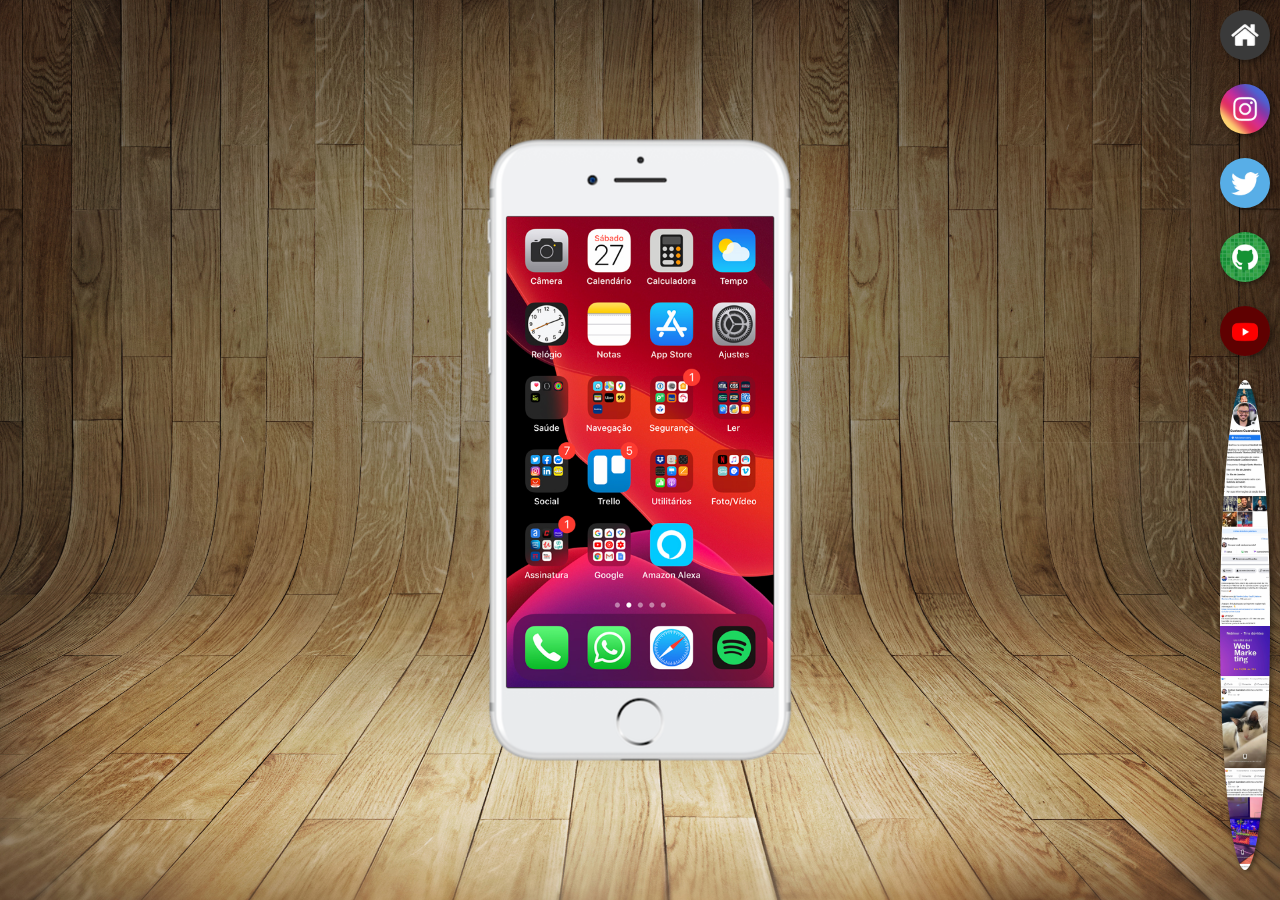
<file: index.html>
<!DOCTYPE html>
<html lang="pt-br">
<head>
    <meta charset="UTF-8">
    <meta http-equiv="X-UA-Compatible" content="IE=edge">
    <meta name="viewport" content="width=device-width, initial-scale=1.0">
    <link rel="shortcut icon" href="favicon.ico" type="image/x-icon">
    <link rel="stylesheet" href="estilos/style.css">
    <title>Projeto Redes Sociais</title>
    
</head> 
<body>
    <main>
        <section id="telefone">
           <iframe  src="home.html" name="tela" id="tela" frameborder="0">
            Seu navegador não é compativel com isso.
            </iframe>
        </section>
        <section id="redes-sociais">
            <a href="home.html" target="tela"><img src="imagens/logo-home.jpg" alt="Home"></a><br>
            <a href="instragam.html" target="tela"><img src="imagens/logo-instagram.jpg" alt="Instagram"></a><br>
            <a href="twitter.html" target="tela"><img src="imagens/logo-twitter.jpg" alt="Twitter"></a><br>
            <a href="github.html" target="tela"><img src="imagens/logo-github.jpg" alt=""></a><br>
            <a href="youtube.html" target="tela"><img src="imagens/logo-youtube.jpg" alt=""></a><br>
            <a href="facebook.html" target="tela"><img src="imagens/tela-facebook.jpg" alt="Facebook"></a>
        </section>
    </main>
    
</body>
</html>
</file>
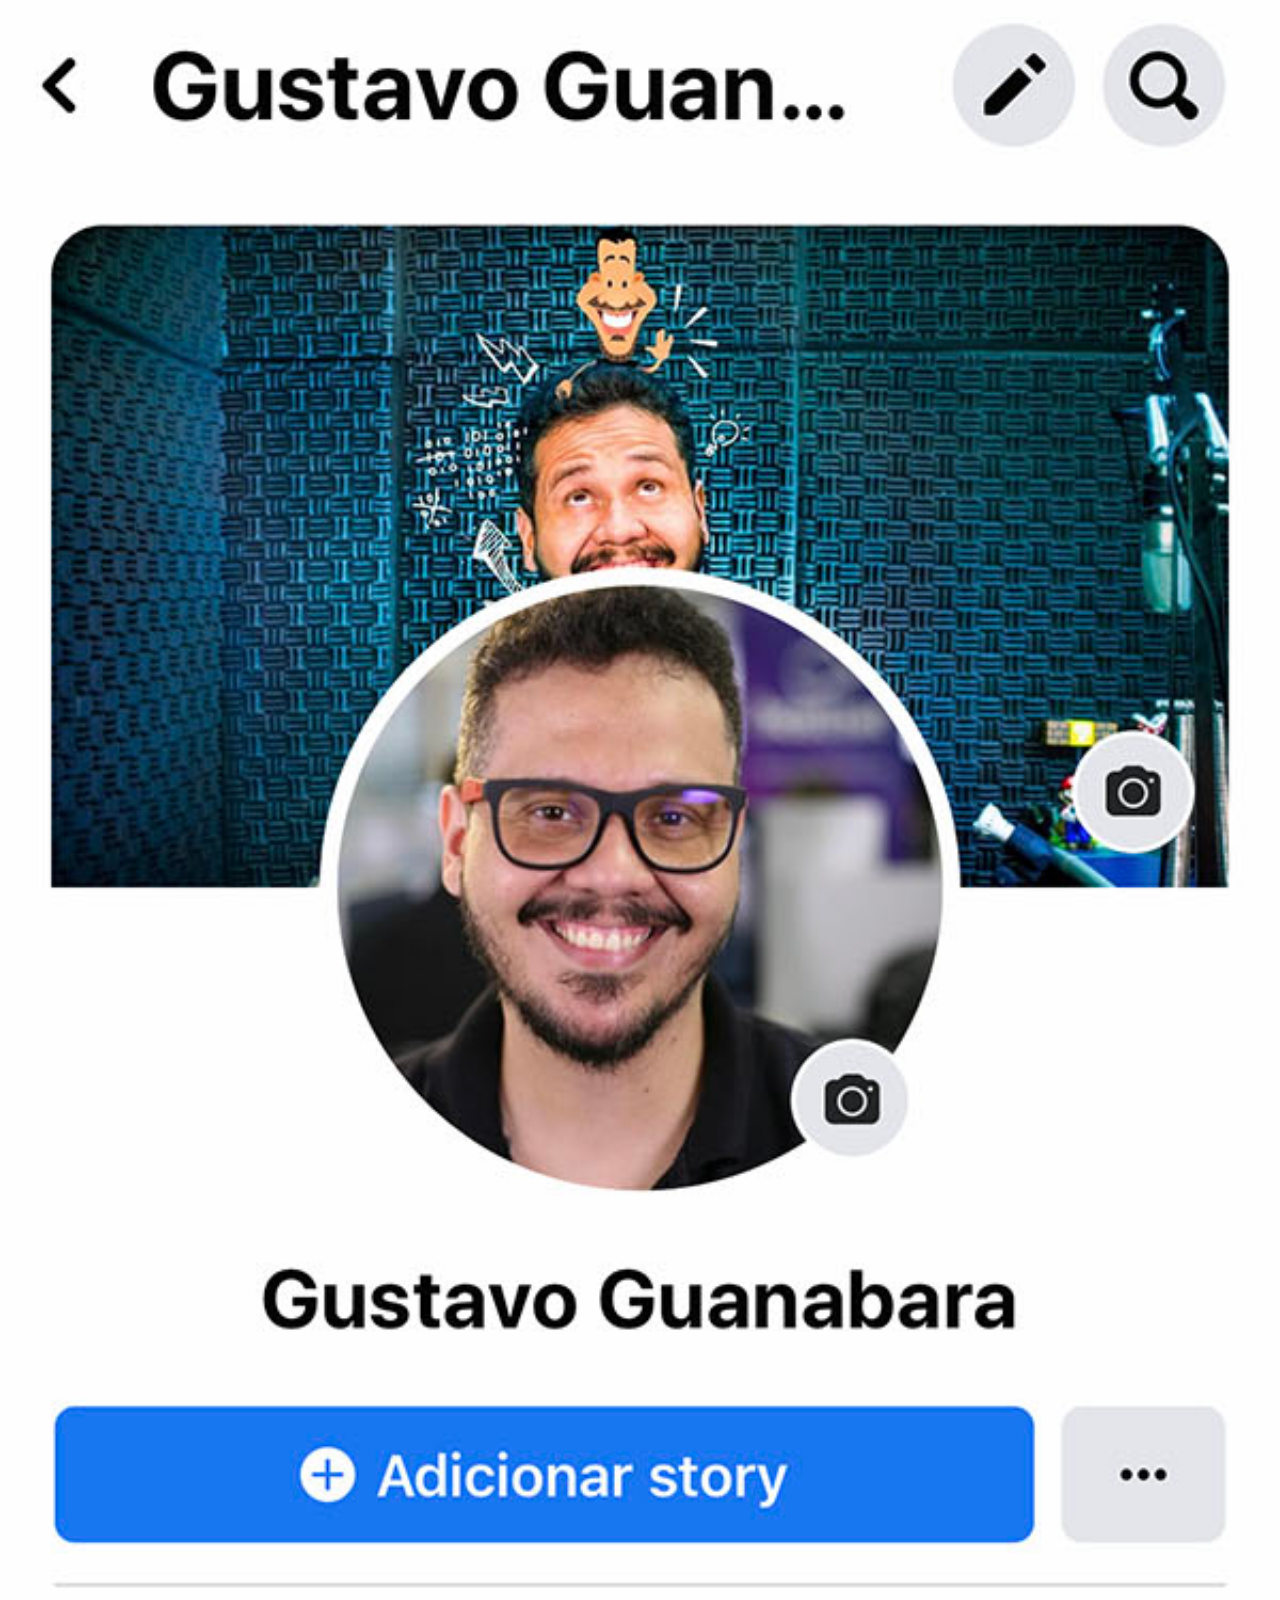
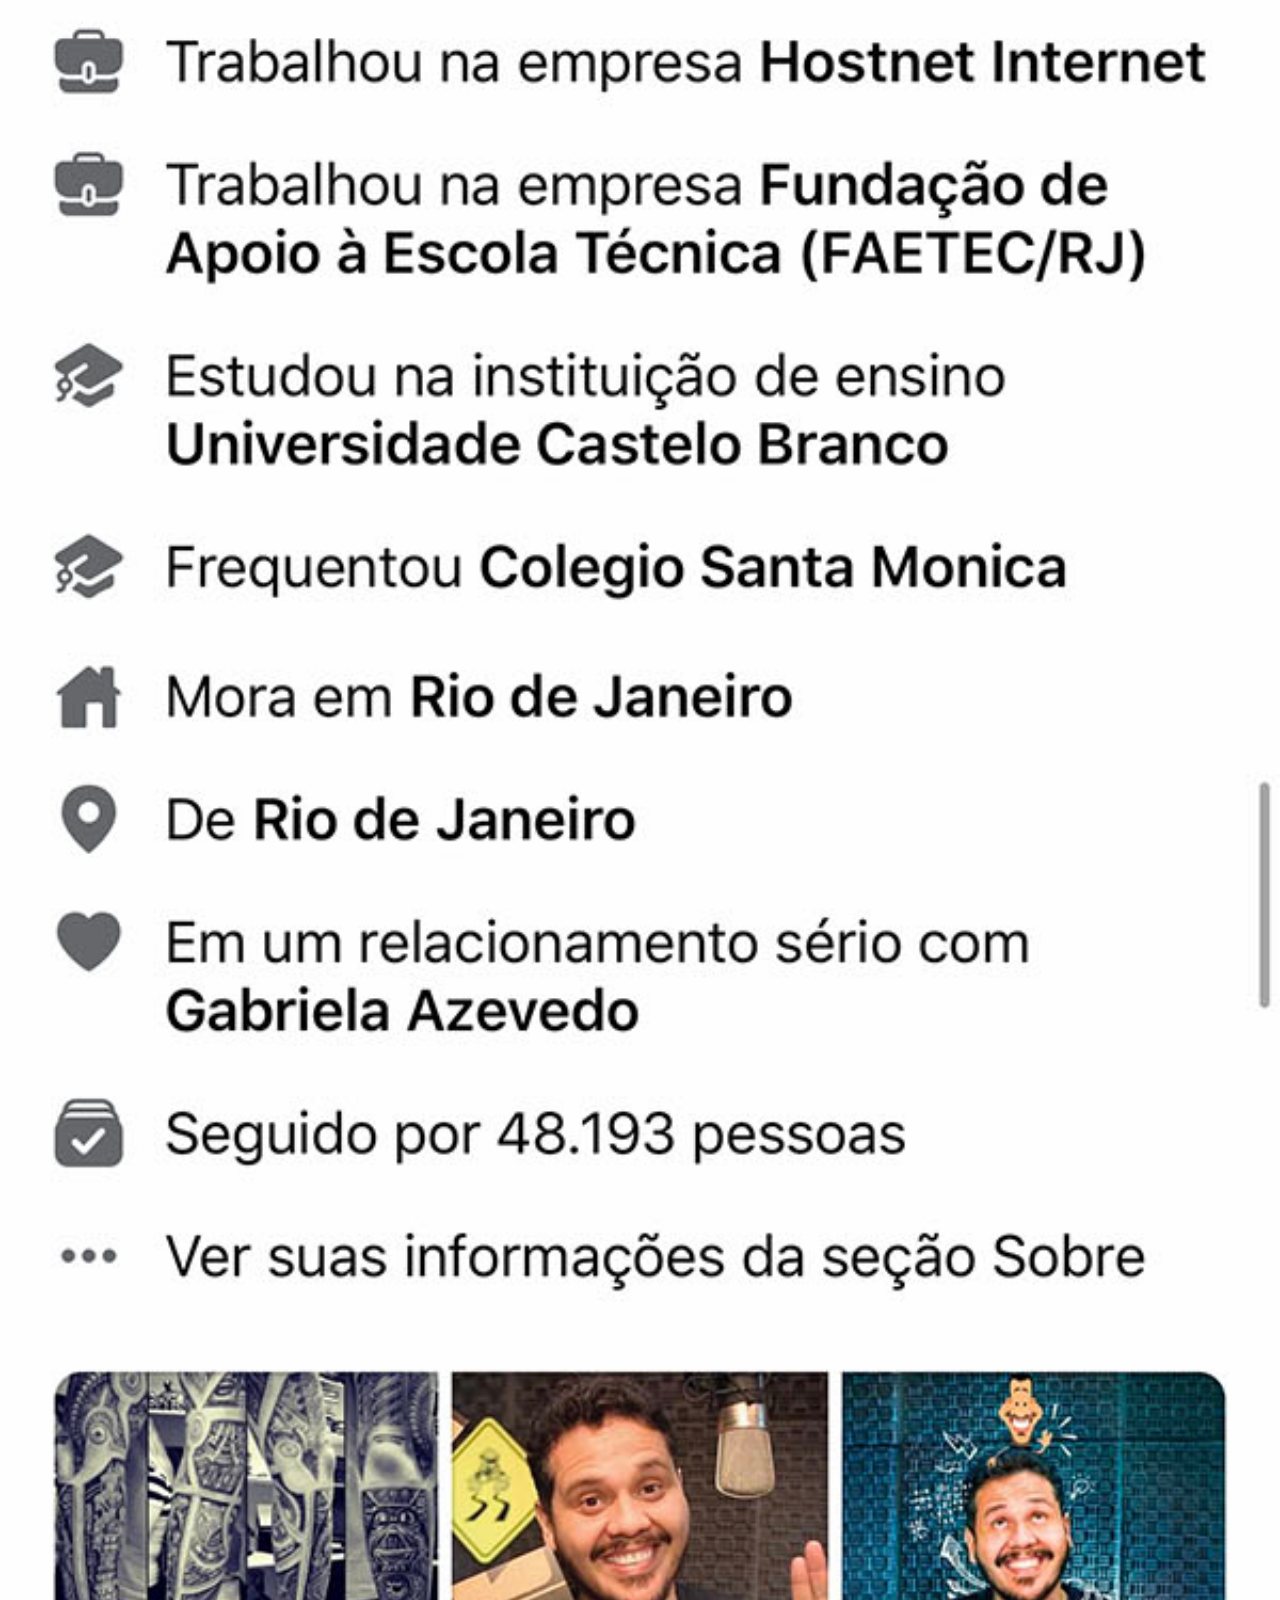
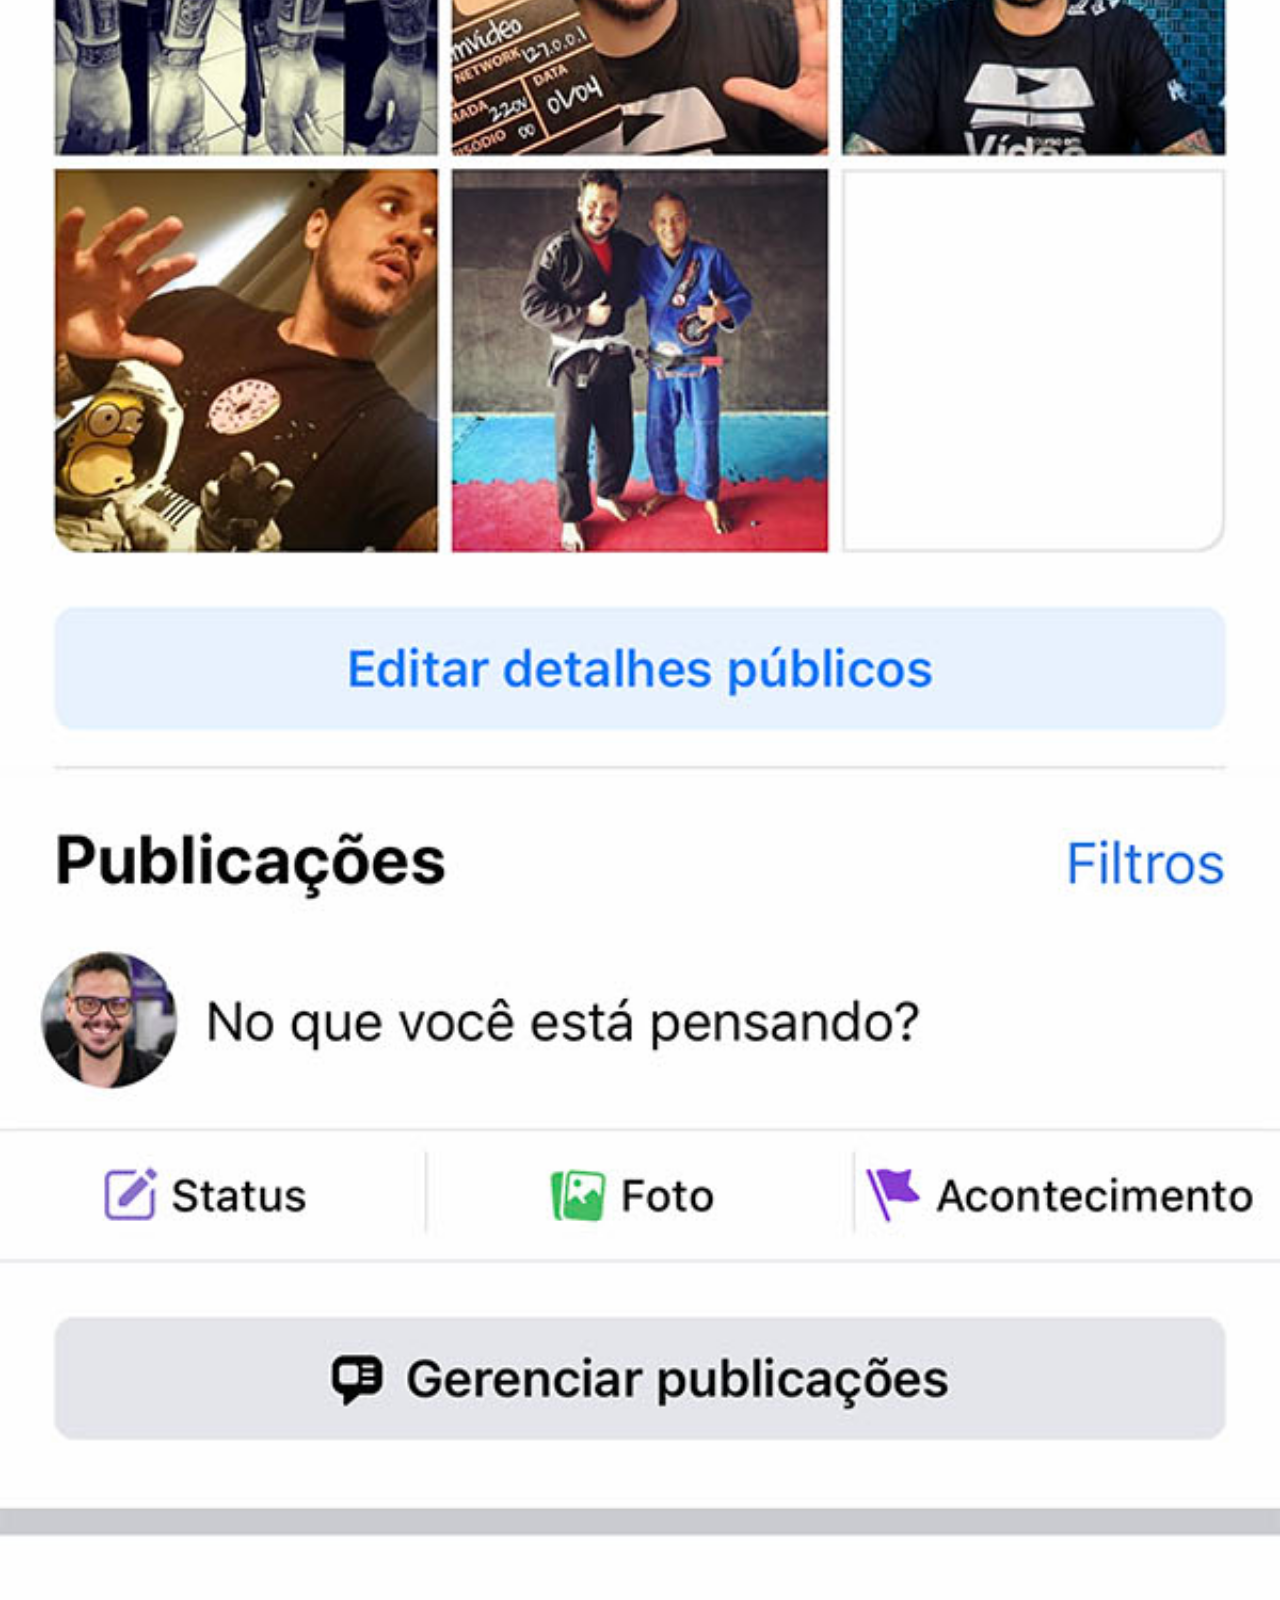
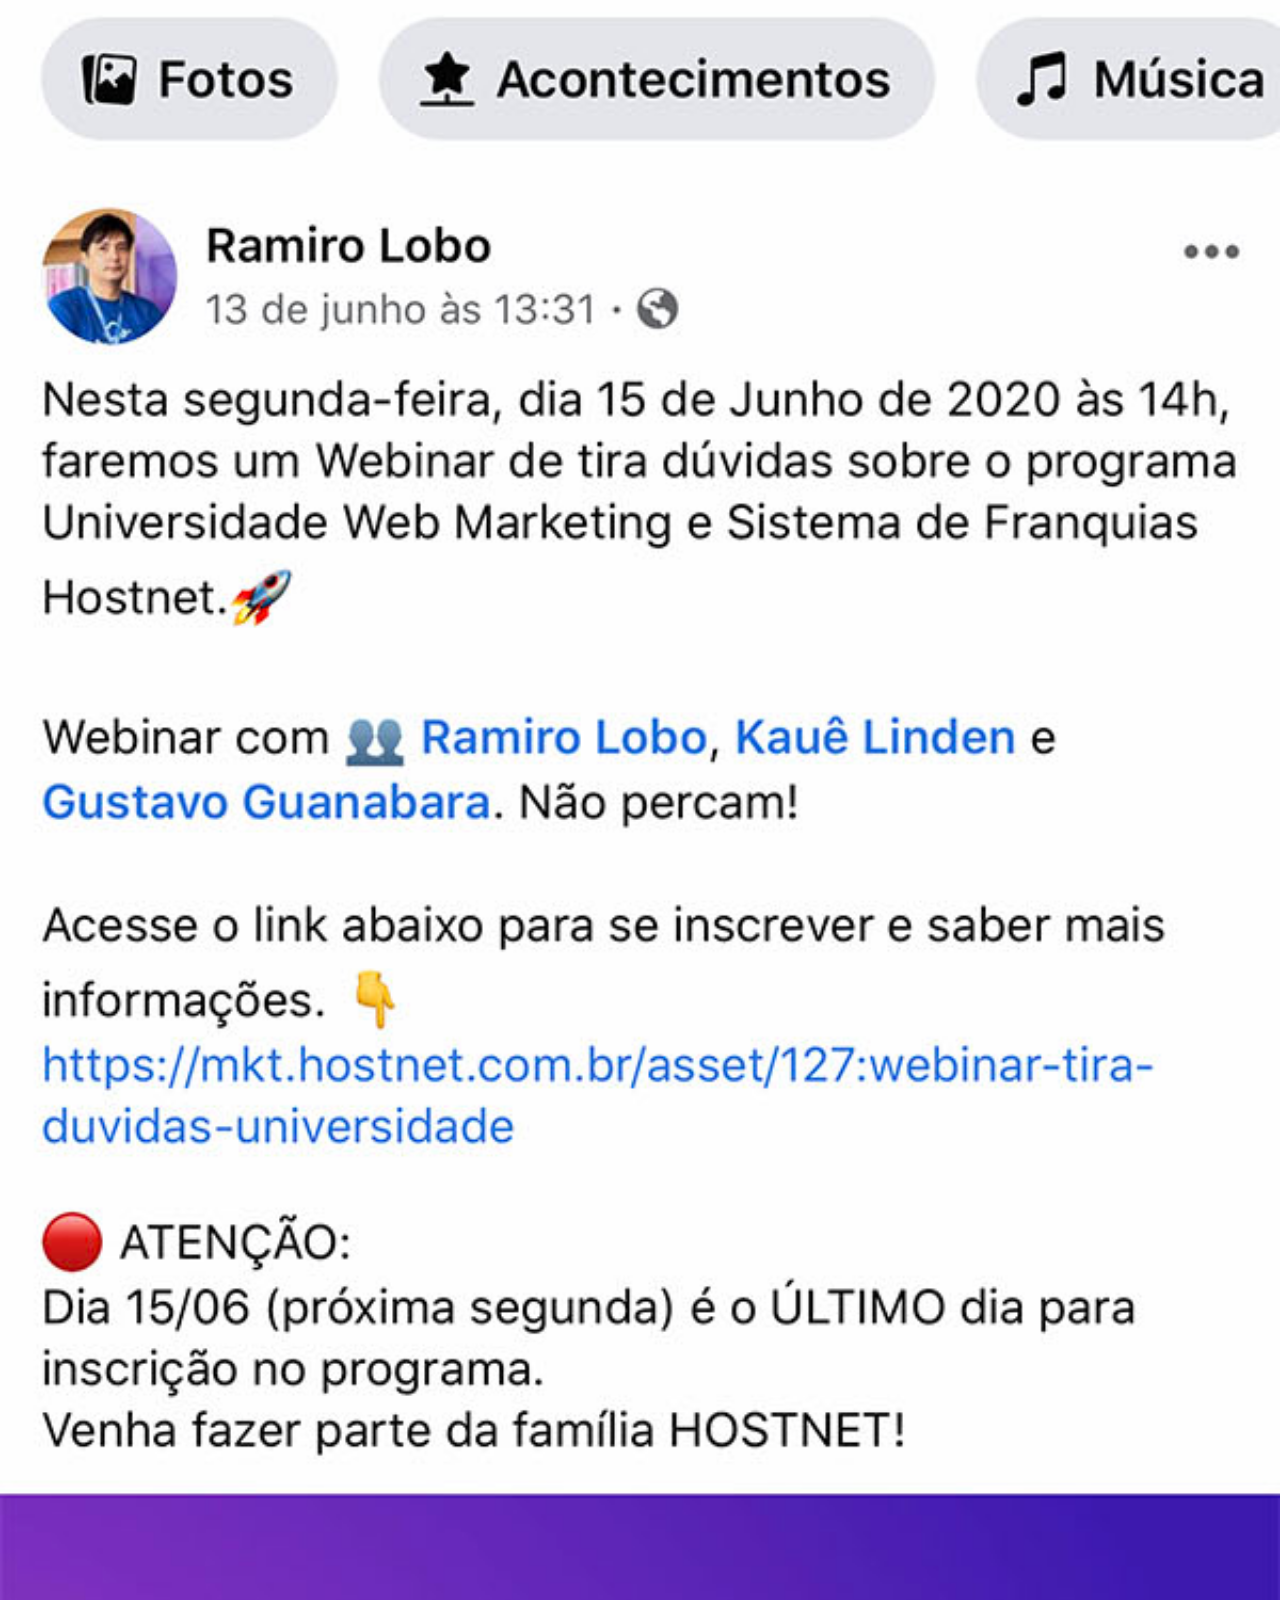
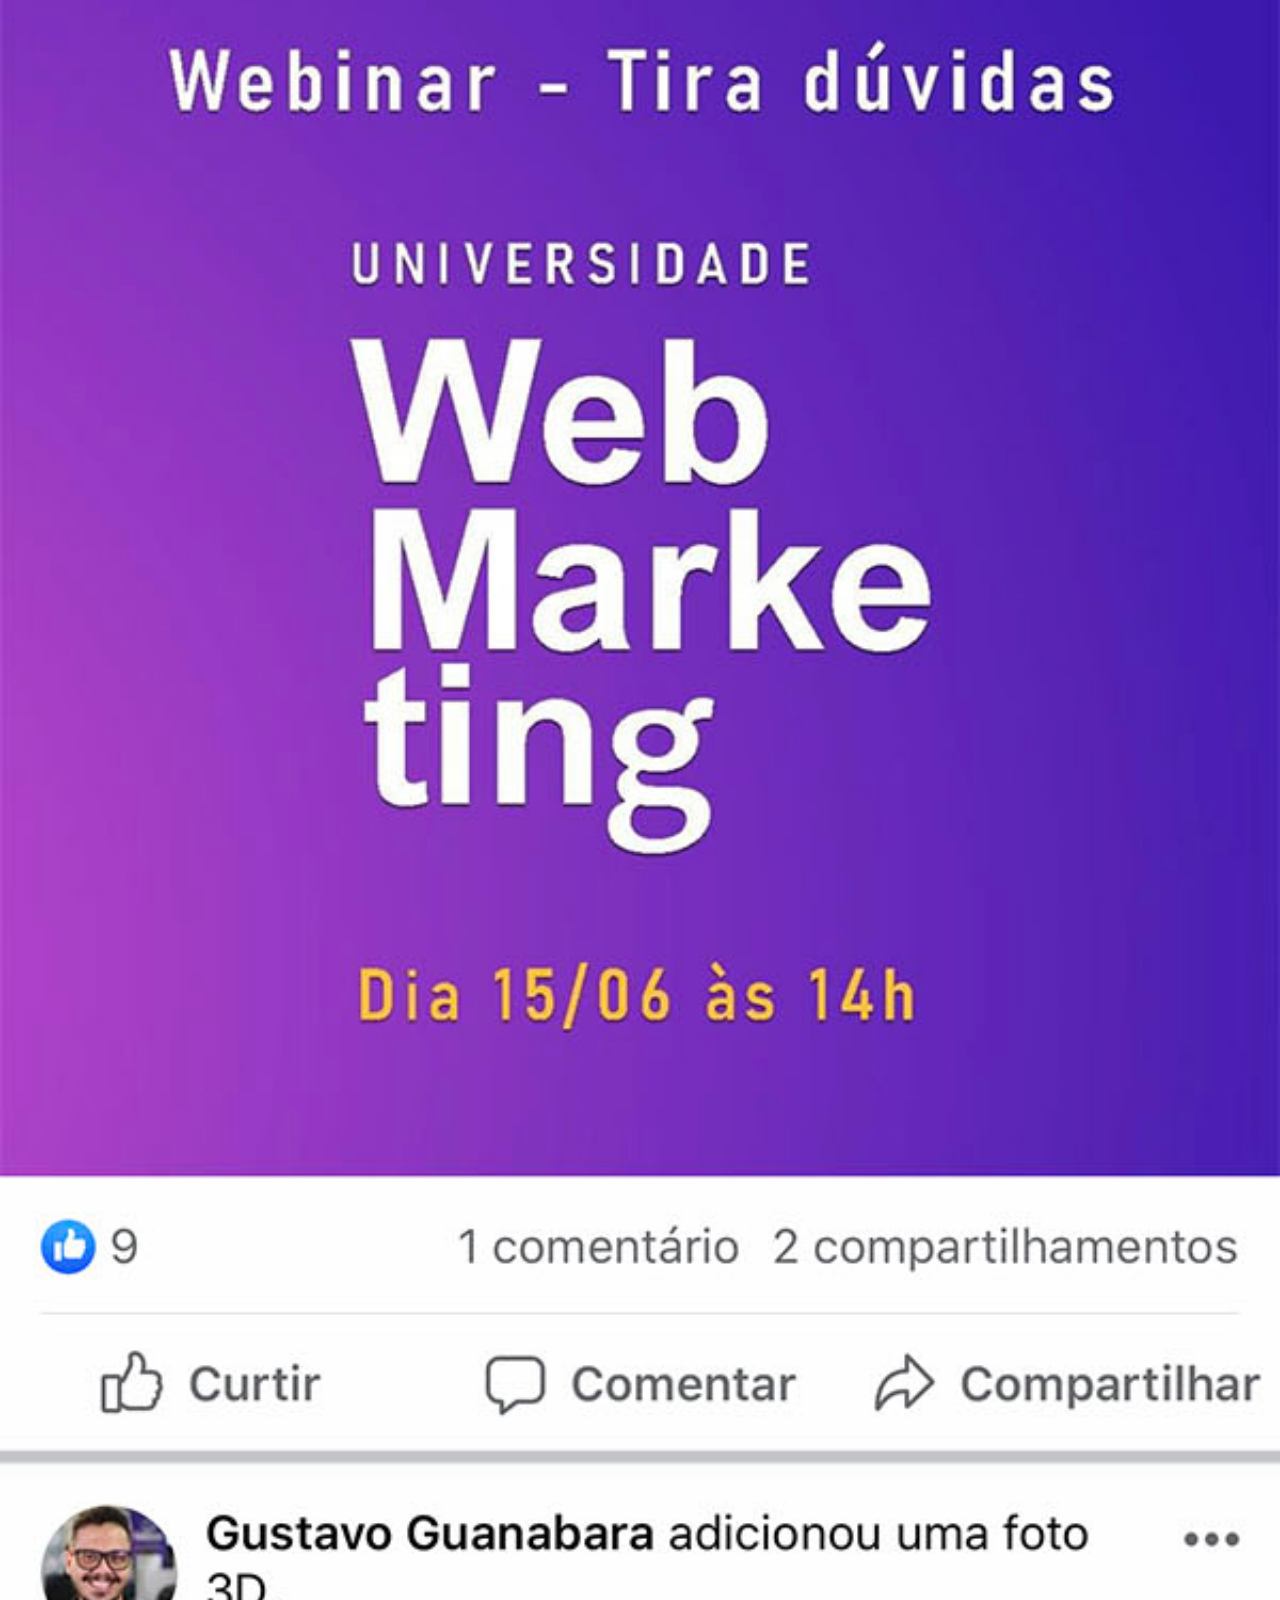
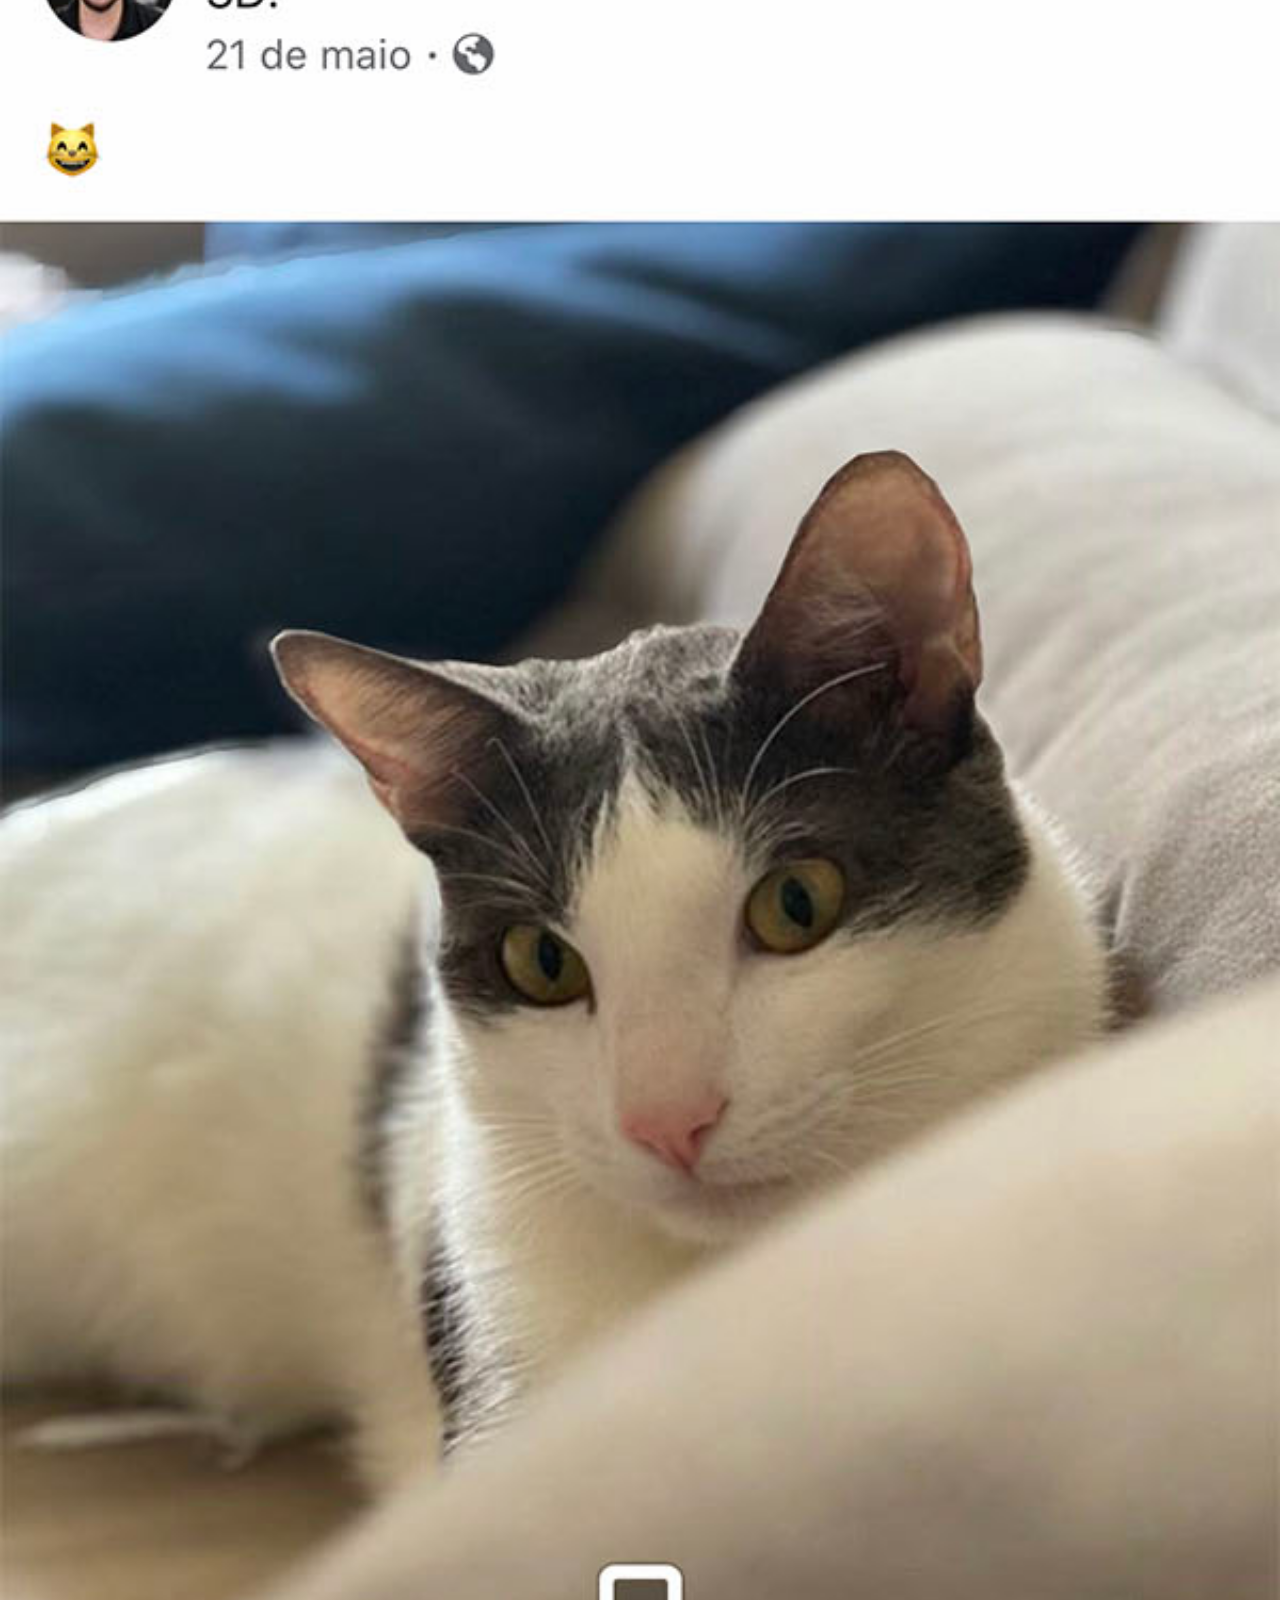
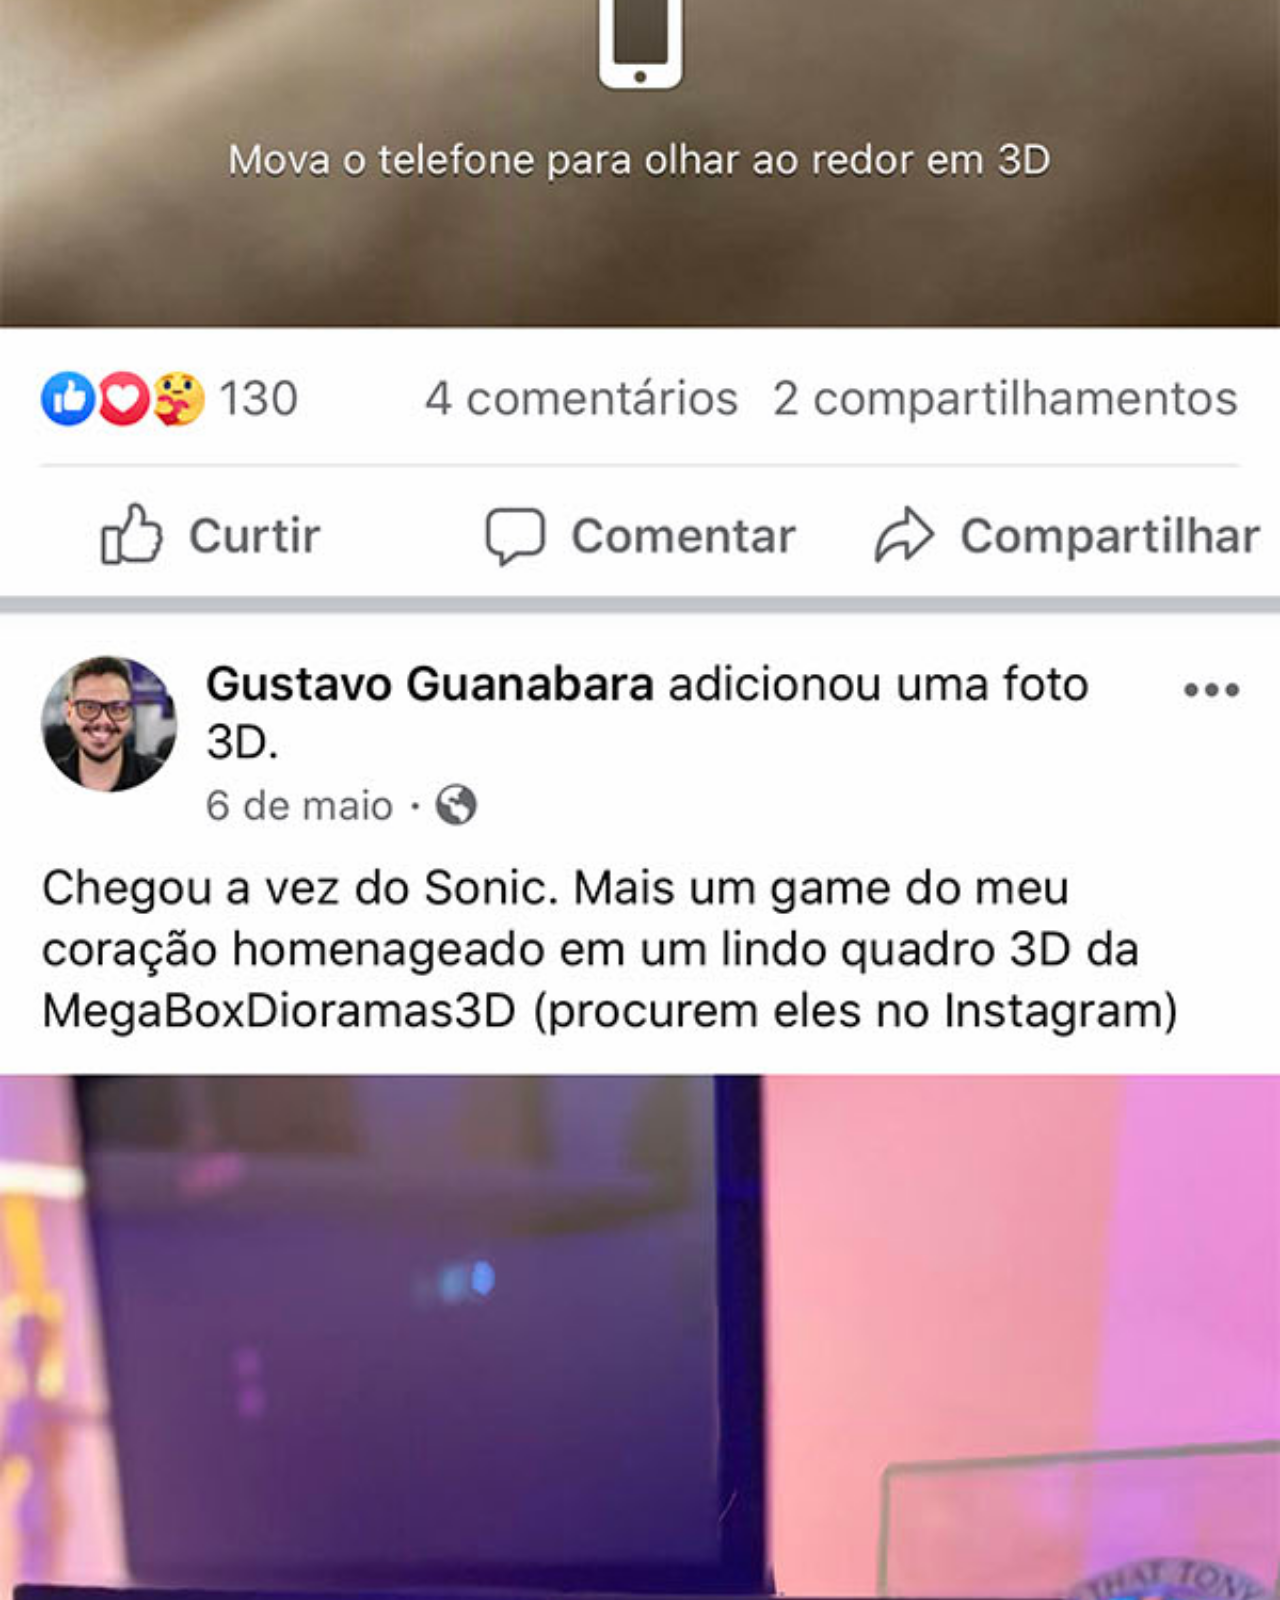
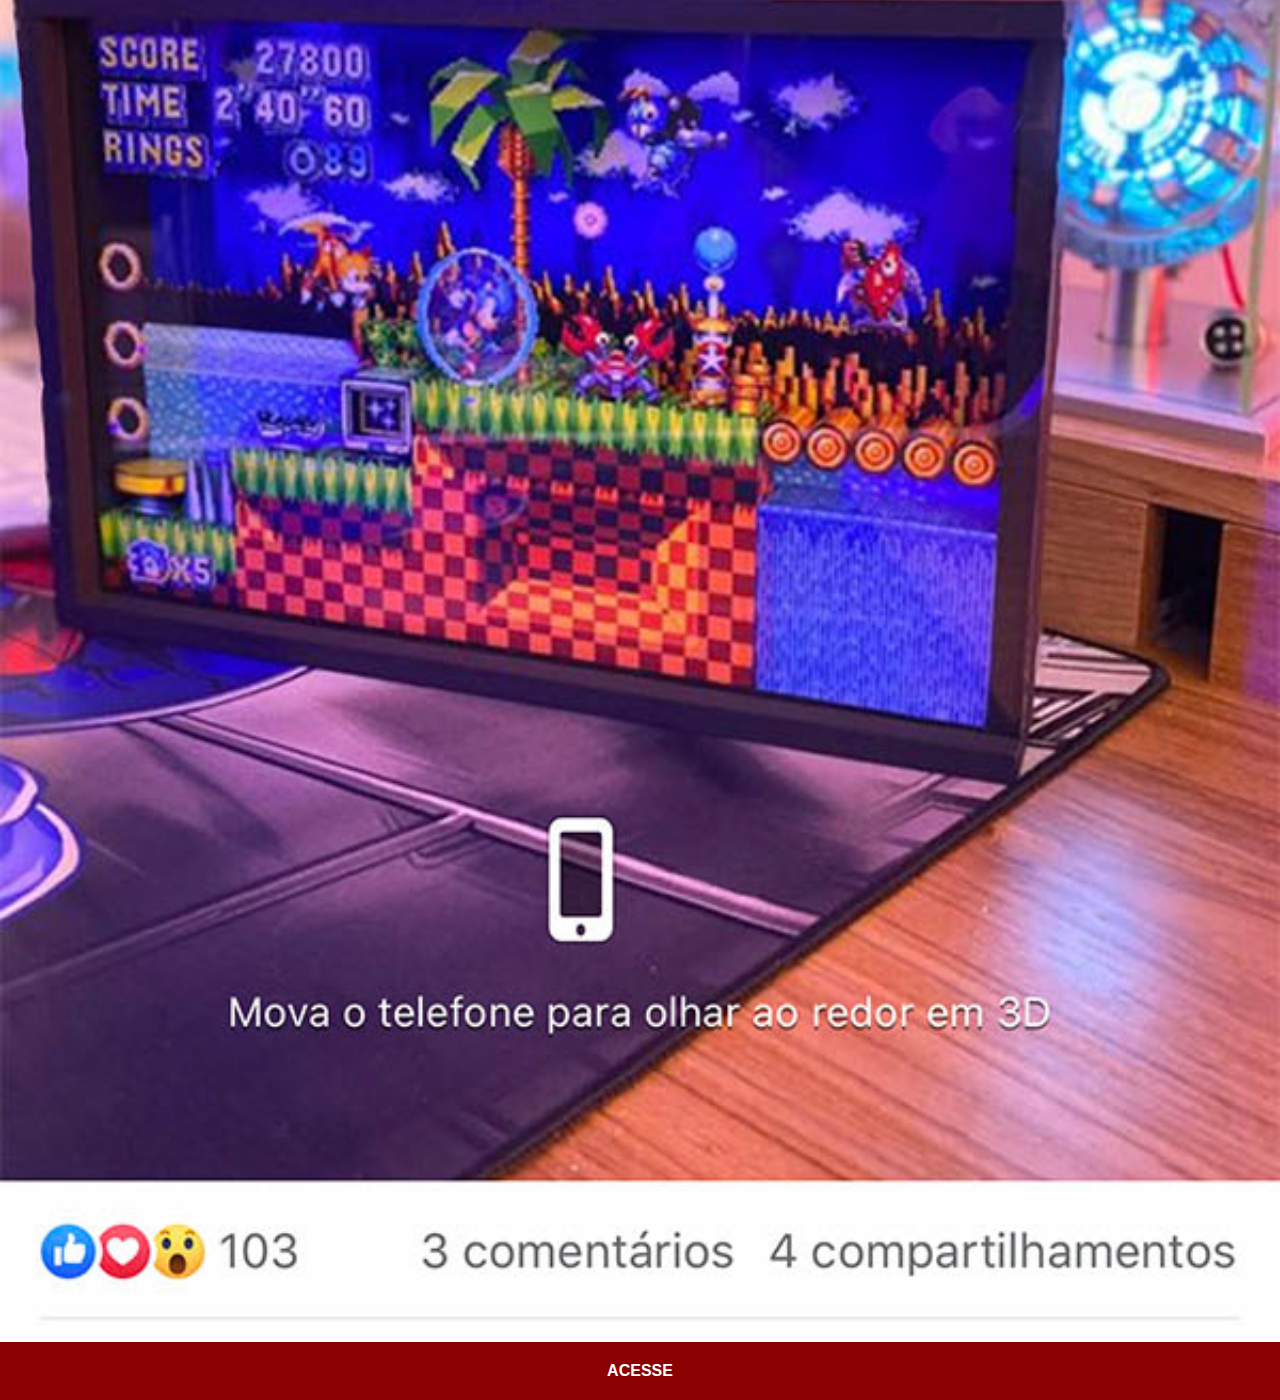
<file: facebook.html>
<!DOCTYPE html>
<html lang="pt-br">
<head>
    <meta charset="UTF-8">
    <meta http-equiv="X-UA-Compatible" content="IE=edge">
    <meta name="viewport" content="width=device-width, initial-scale=1.0">
    <title>Facebook</title>
    <link rel="stylesheet" href="estilos/social.css">
</head>
<body>
    <img src="imagens/tela-facebook.jpg" alt="Facebook"><a href="facebook.html">ACESSE</a>
    
</body>
</html>
</file>
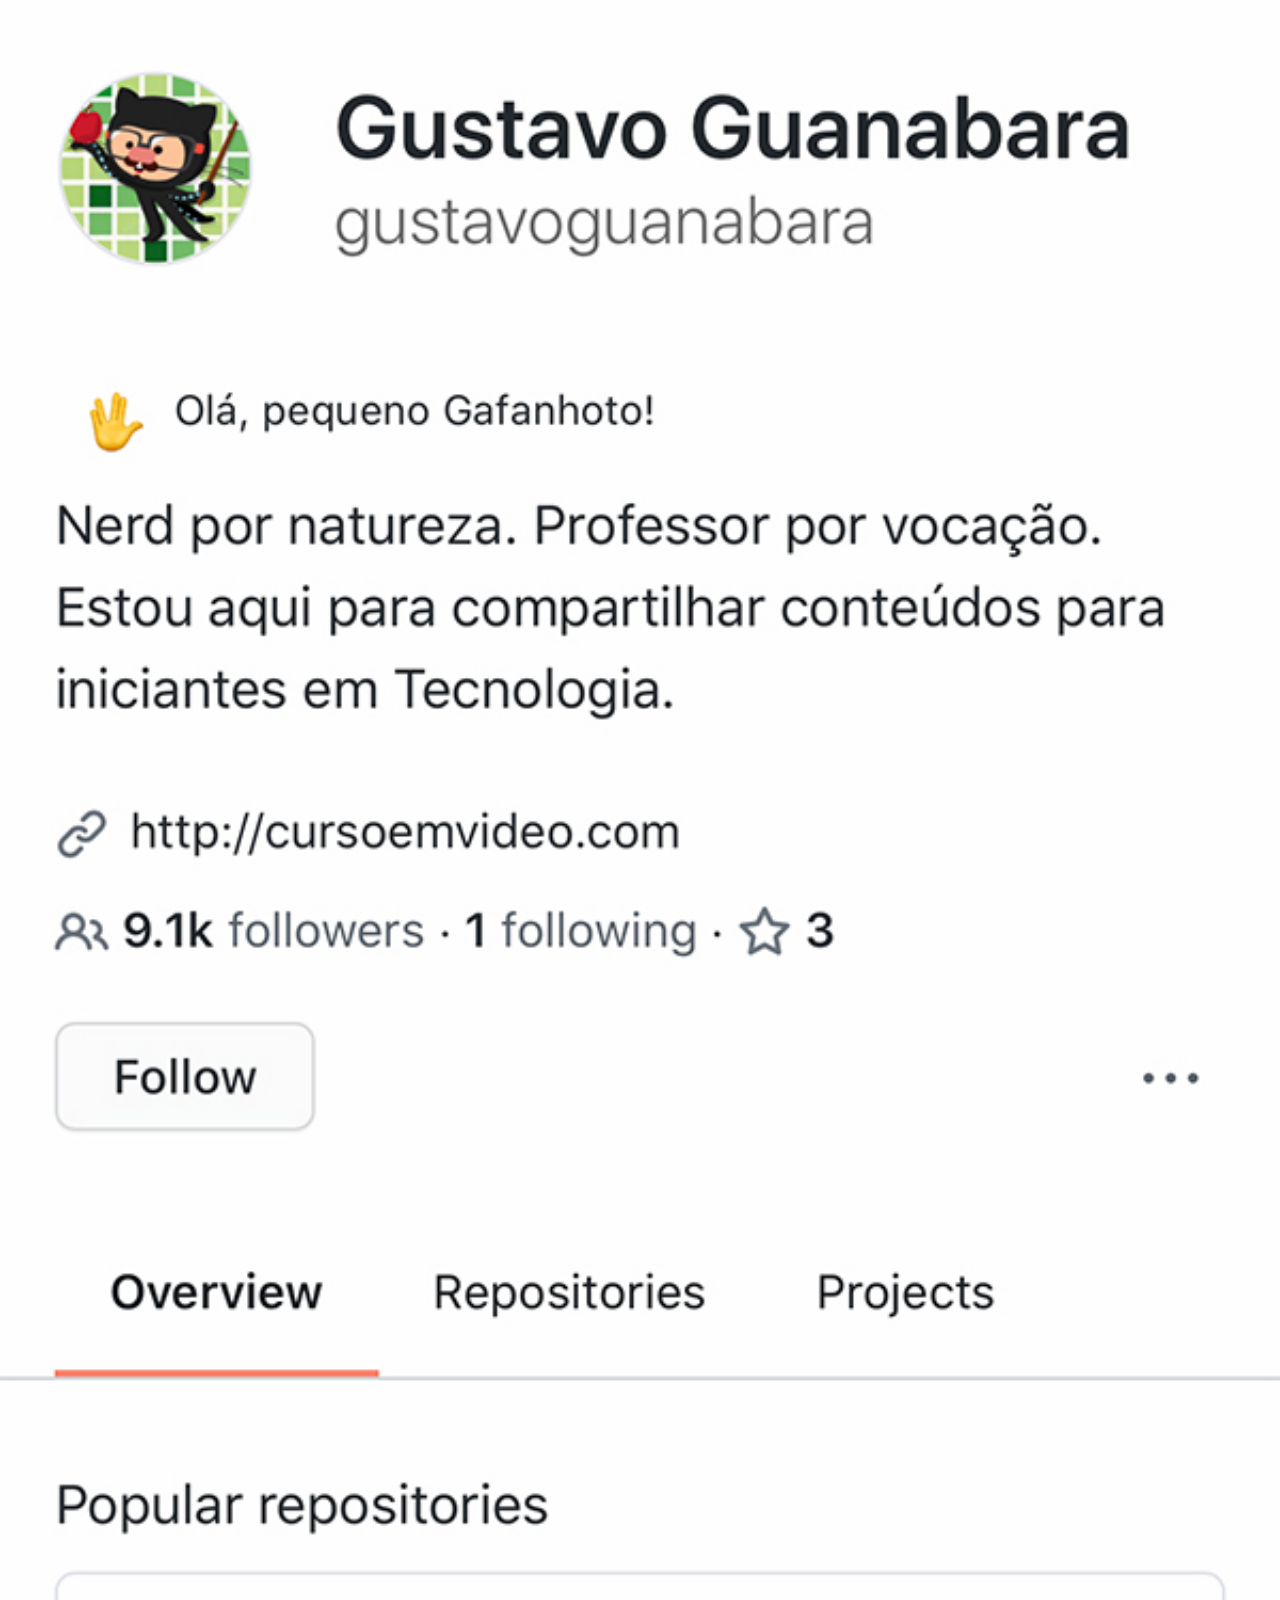
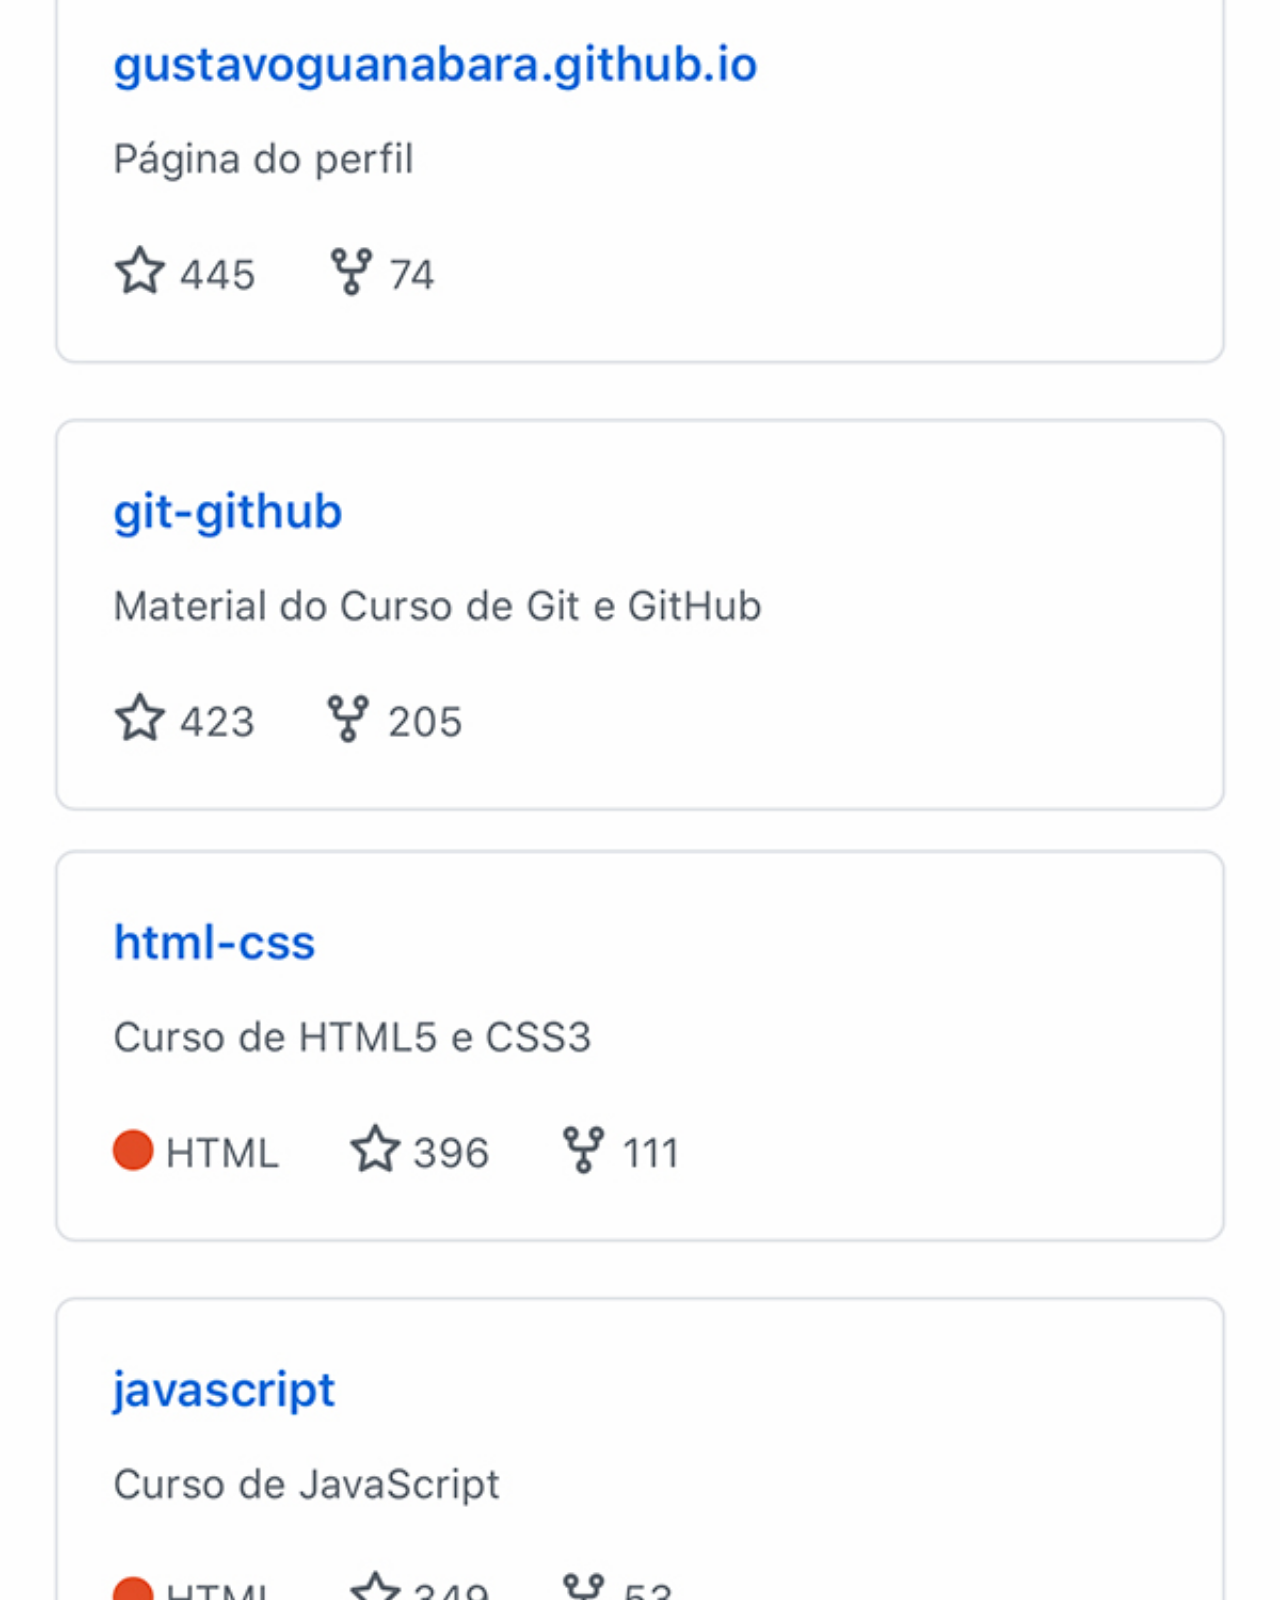
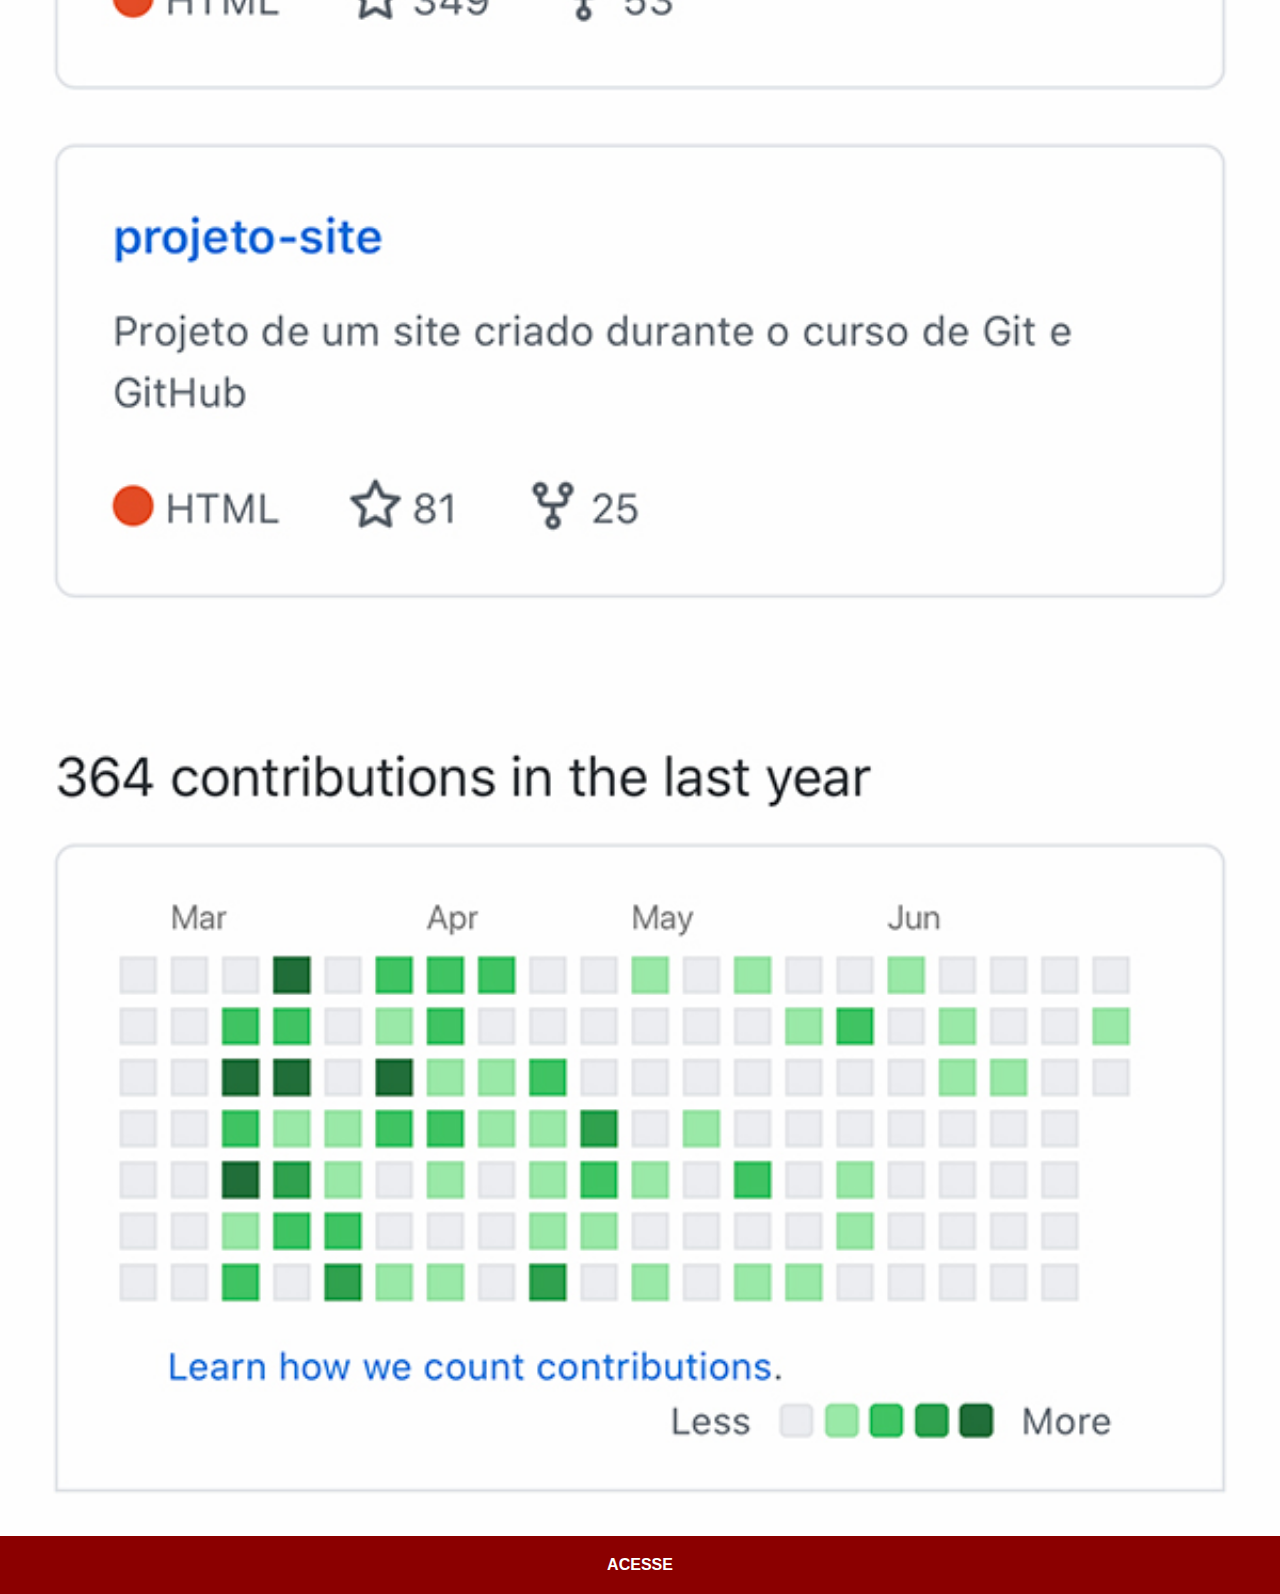
<file: github.html>
<!DOCTYPE html>
<html lang="pt-br">
<head>
    <meta charset="UTF-8">
    <meta http-equiv="X-UA-Compatible" content="IE=edge">
    <meta name="viewport" content="width=device-width, initial-scale=1.0">
    <title>Document</title>
    <link rel="stylesheet" href="estilos/social.css">
</head>
<body>
    <img src="imagens/tela-github.jpg" alt=""><a href="https://github.com/Marfelp" target="_blank">ACESSE</a>
</body>
</html>
</file>
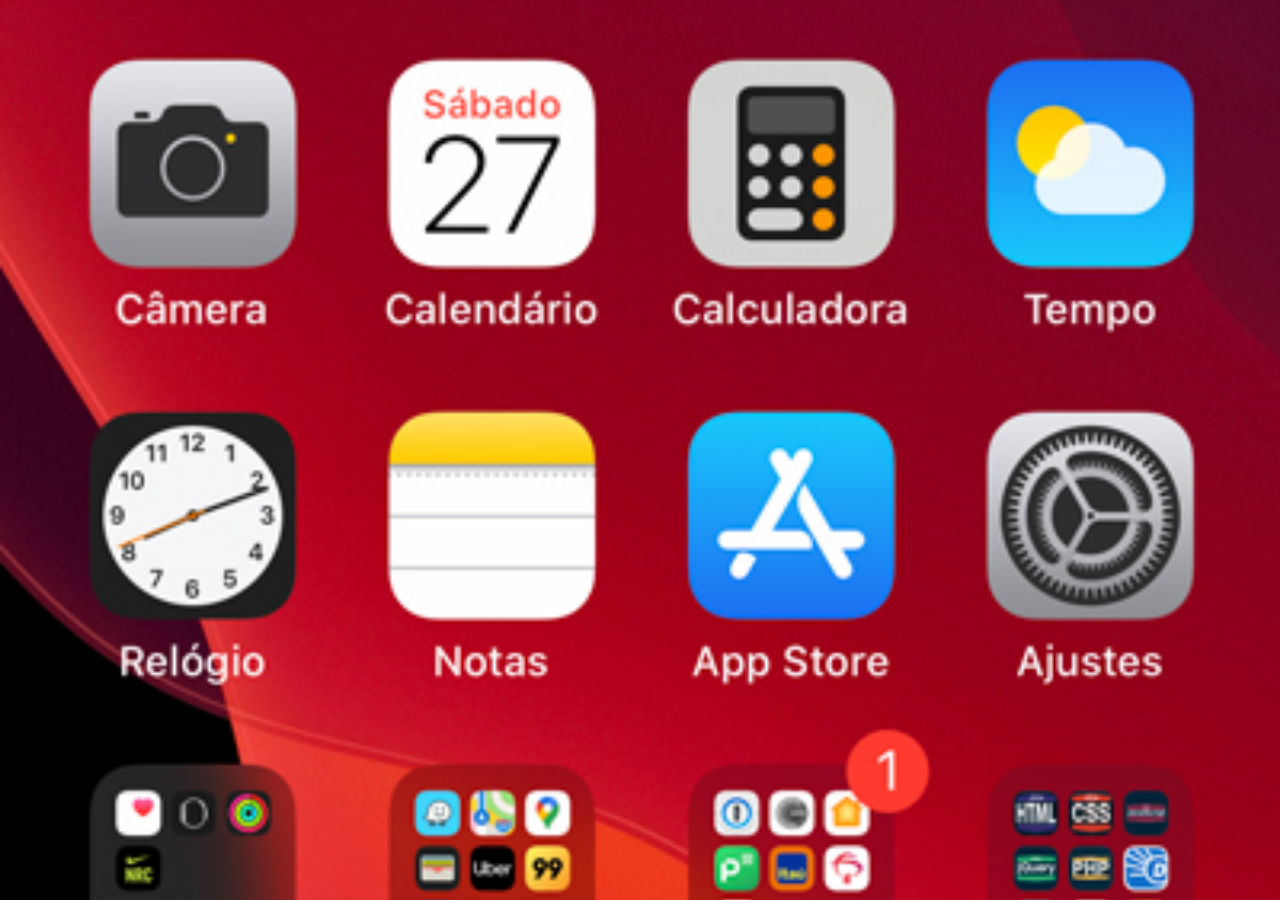
<file: home.html>
<!DOCTYPE html>
<html lang="pt-br">
<head>
    <meta charset="UTF-8">
    <meta http-equiv="X-UA-Compatible" content="IE=edge">
    <meta name="viewport" content="width=device-width, initial-scale=1.0">
    <title>Home</title>
</head>
<style>
    *{
        margin: 0px;
        padding: 0px;
    }

    body{
        width: 100vw;
        height: 10vh;
        background: black url('imagens/tela-home.jpg') no-repeat top center;
        background-size: cover;
    }
</style>
<body>
    
</body>
</html>
</file>
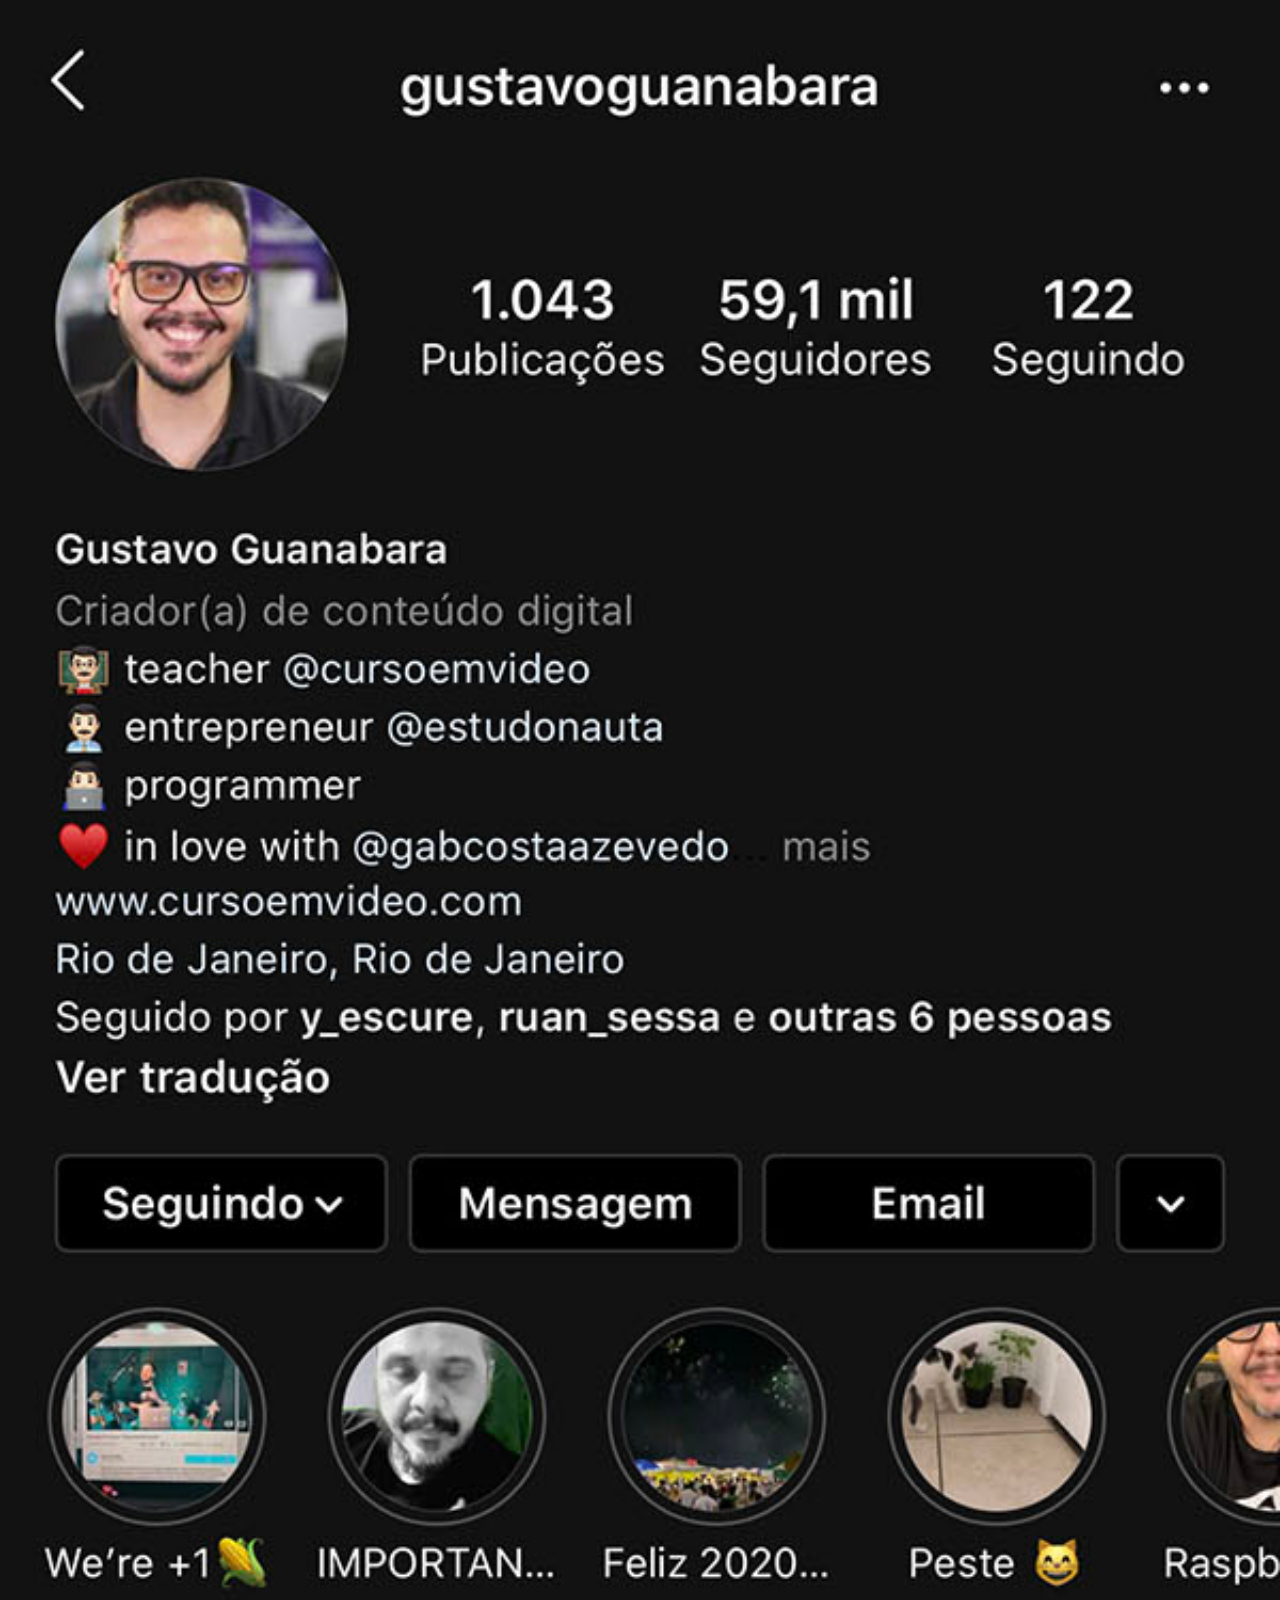
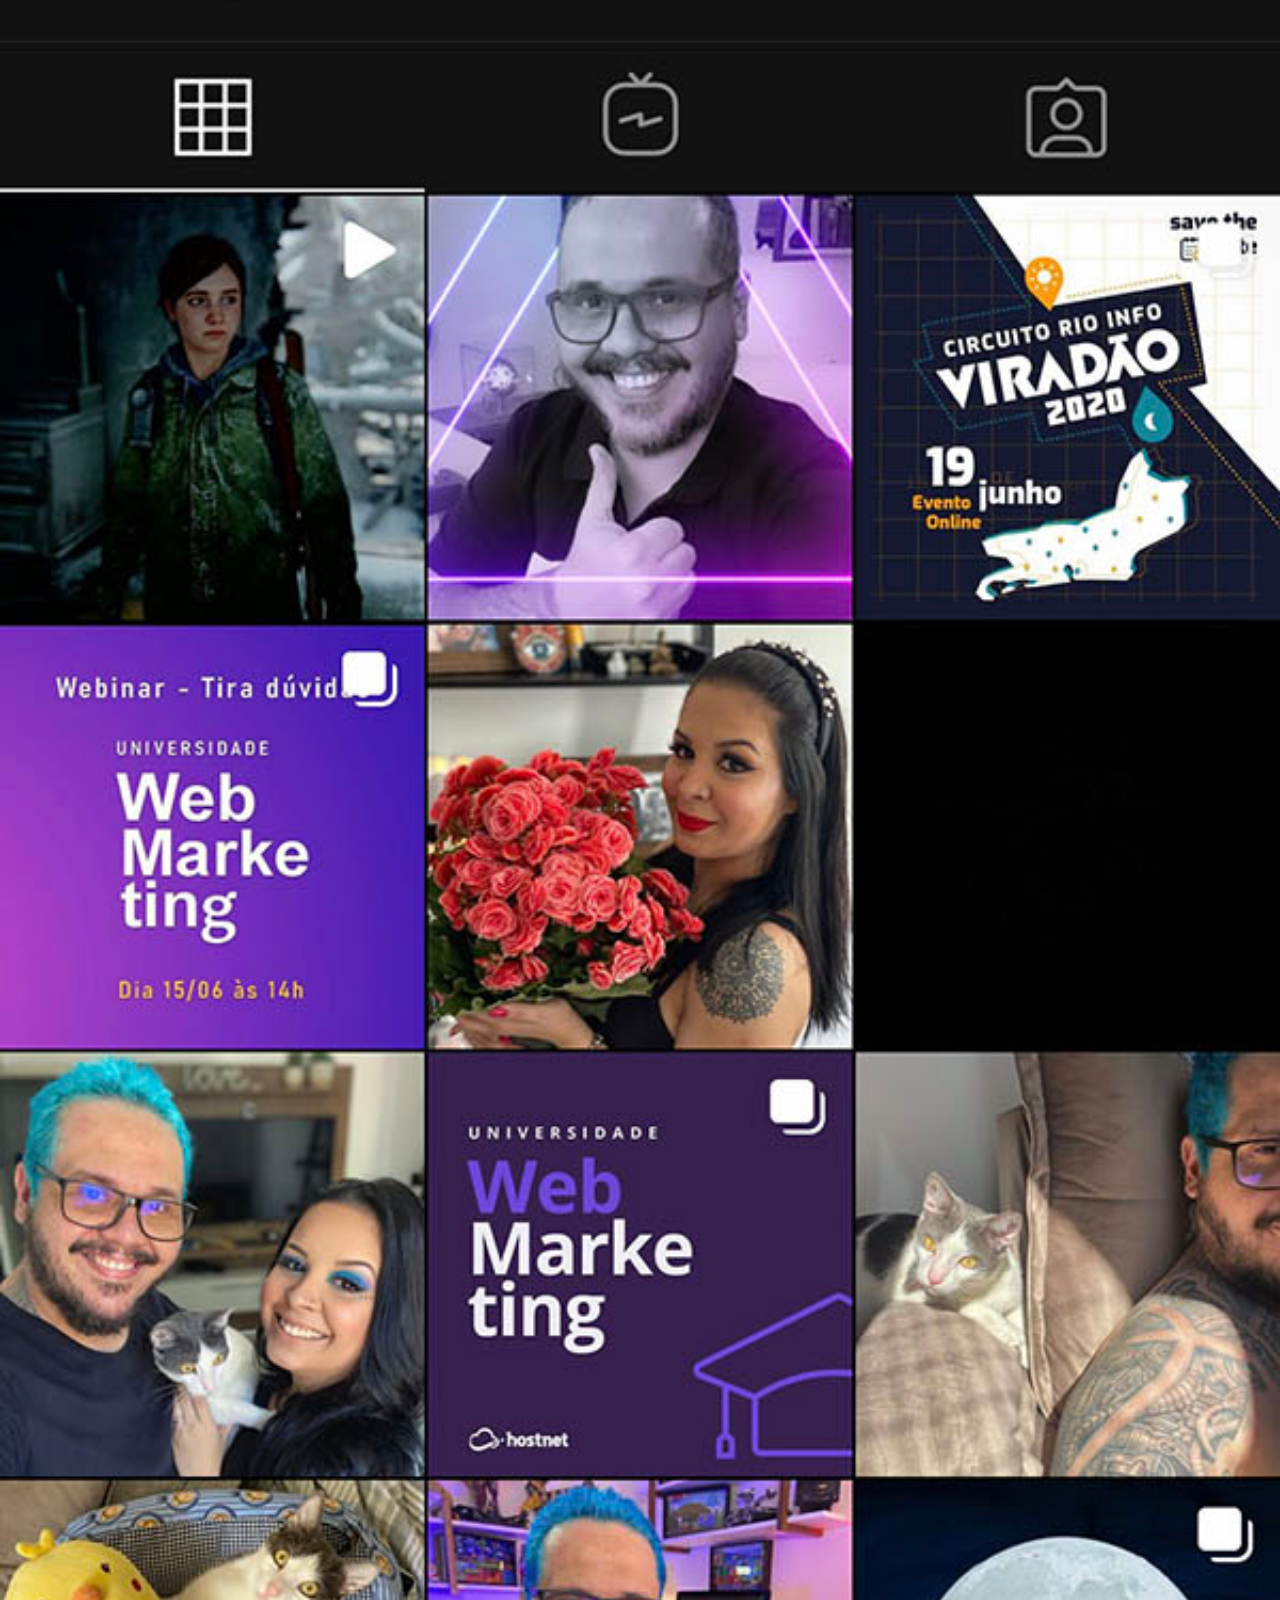
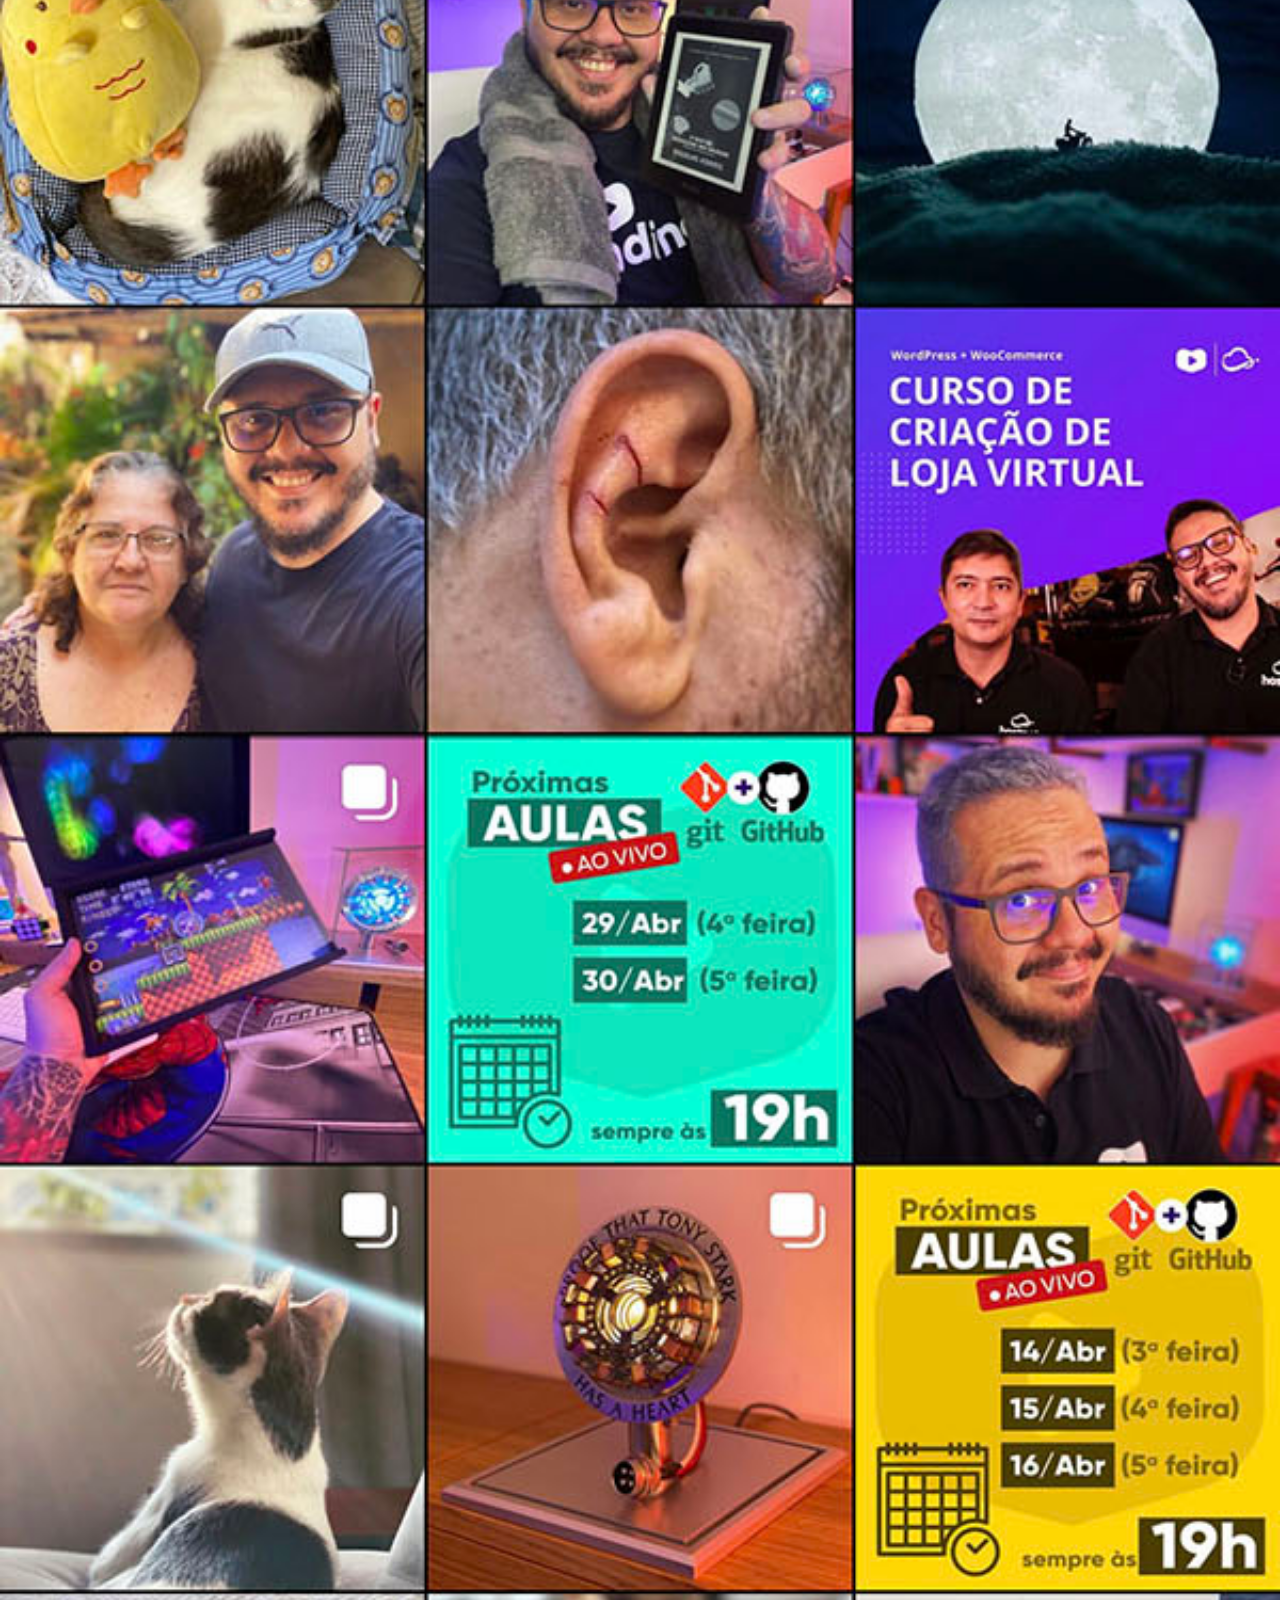
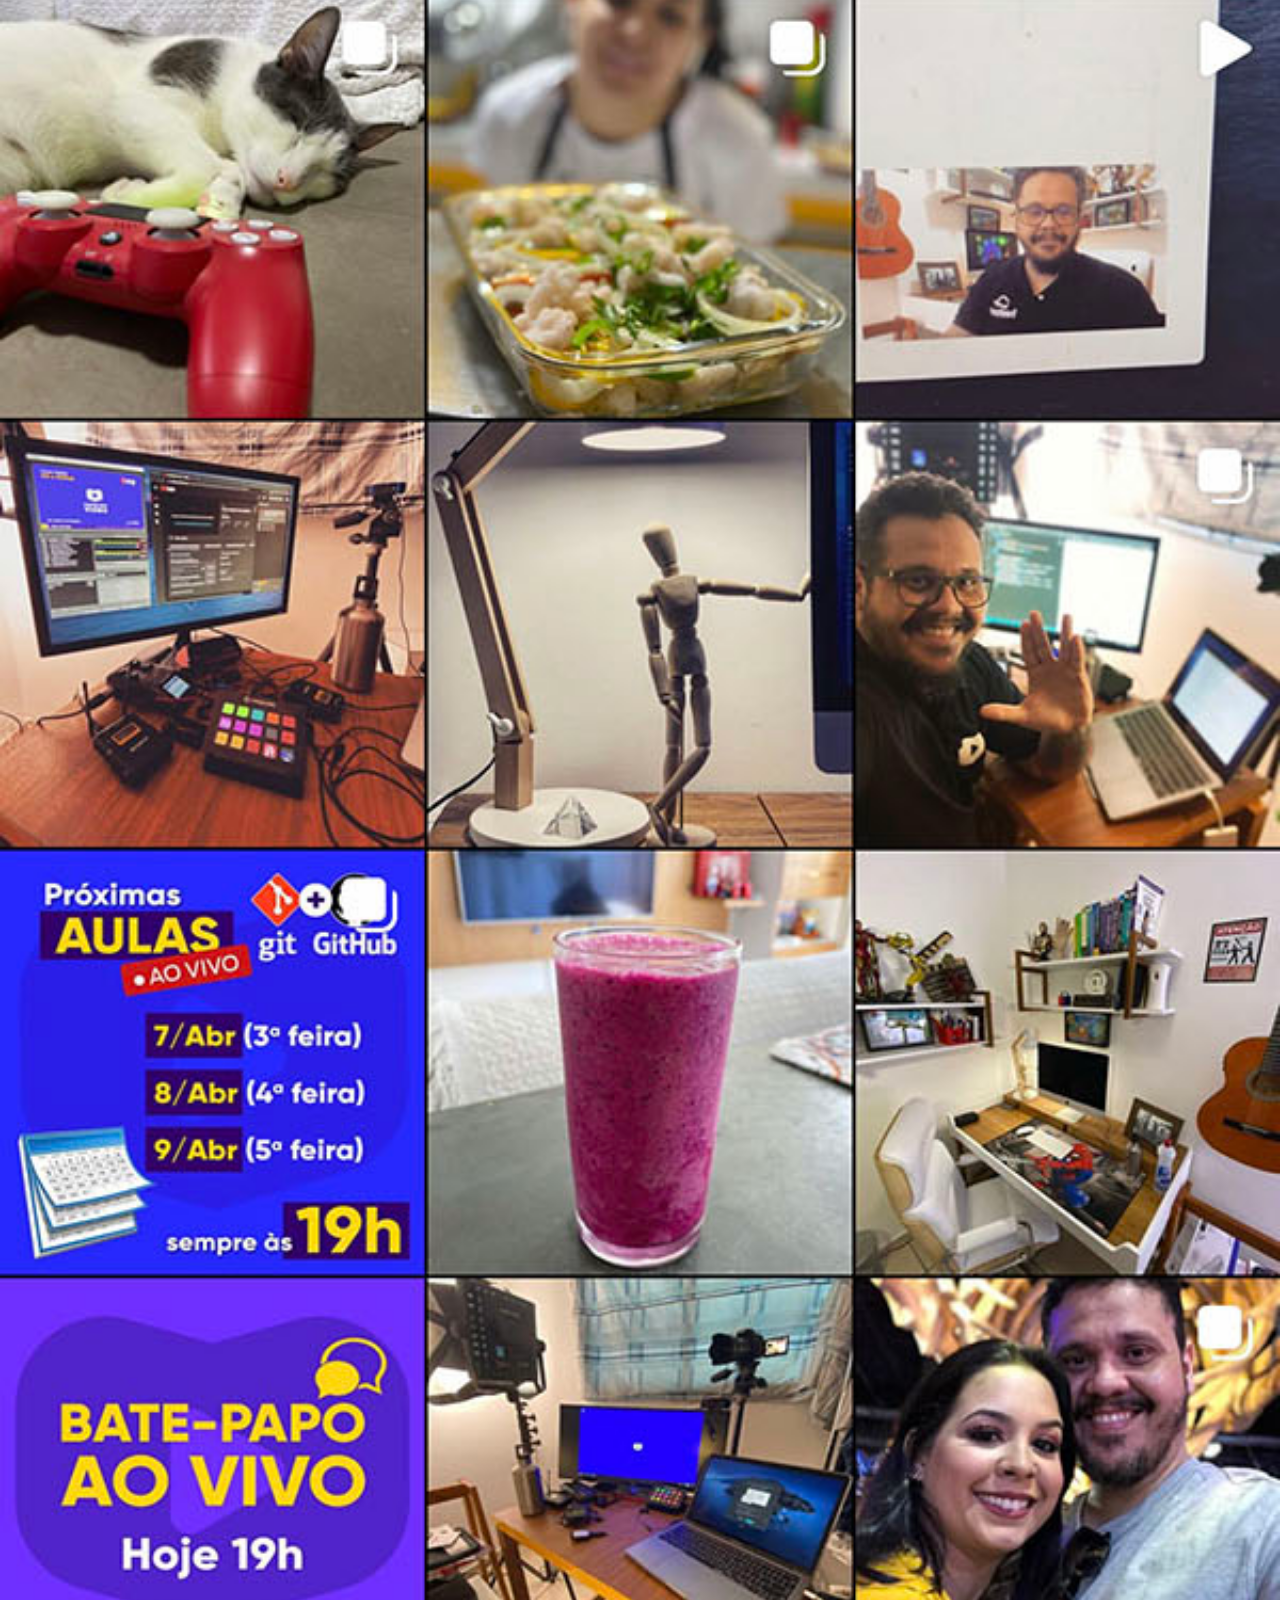
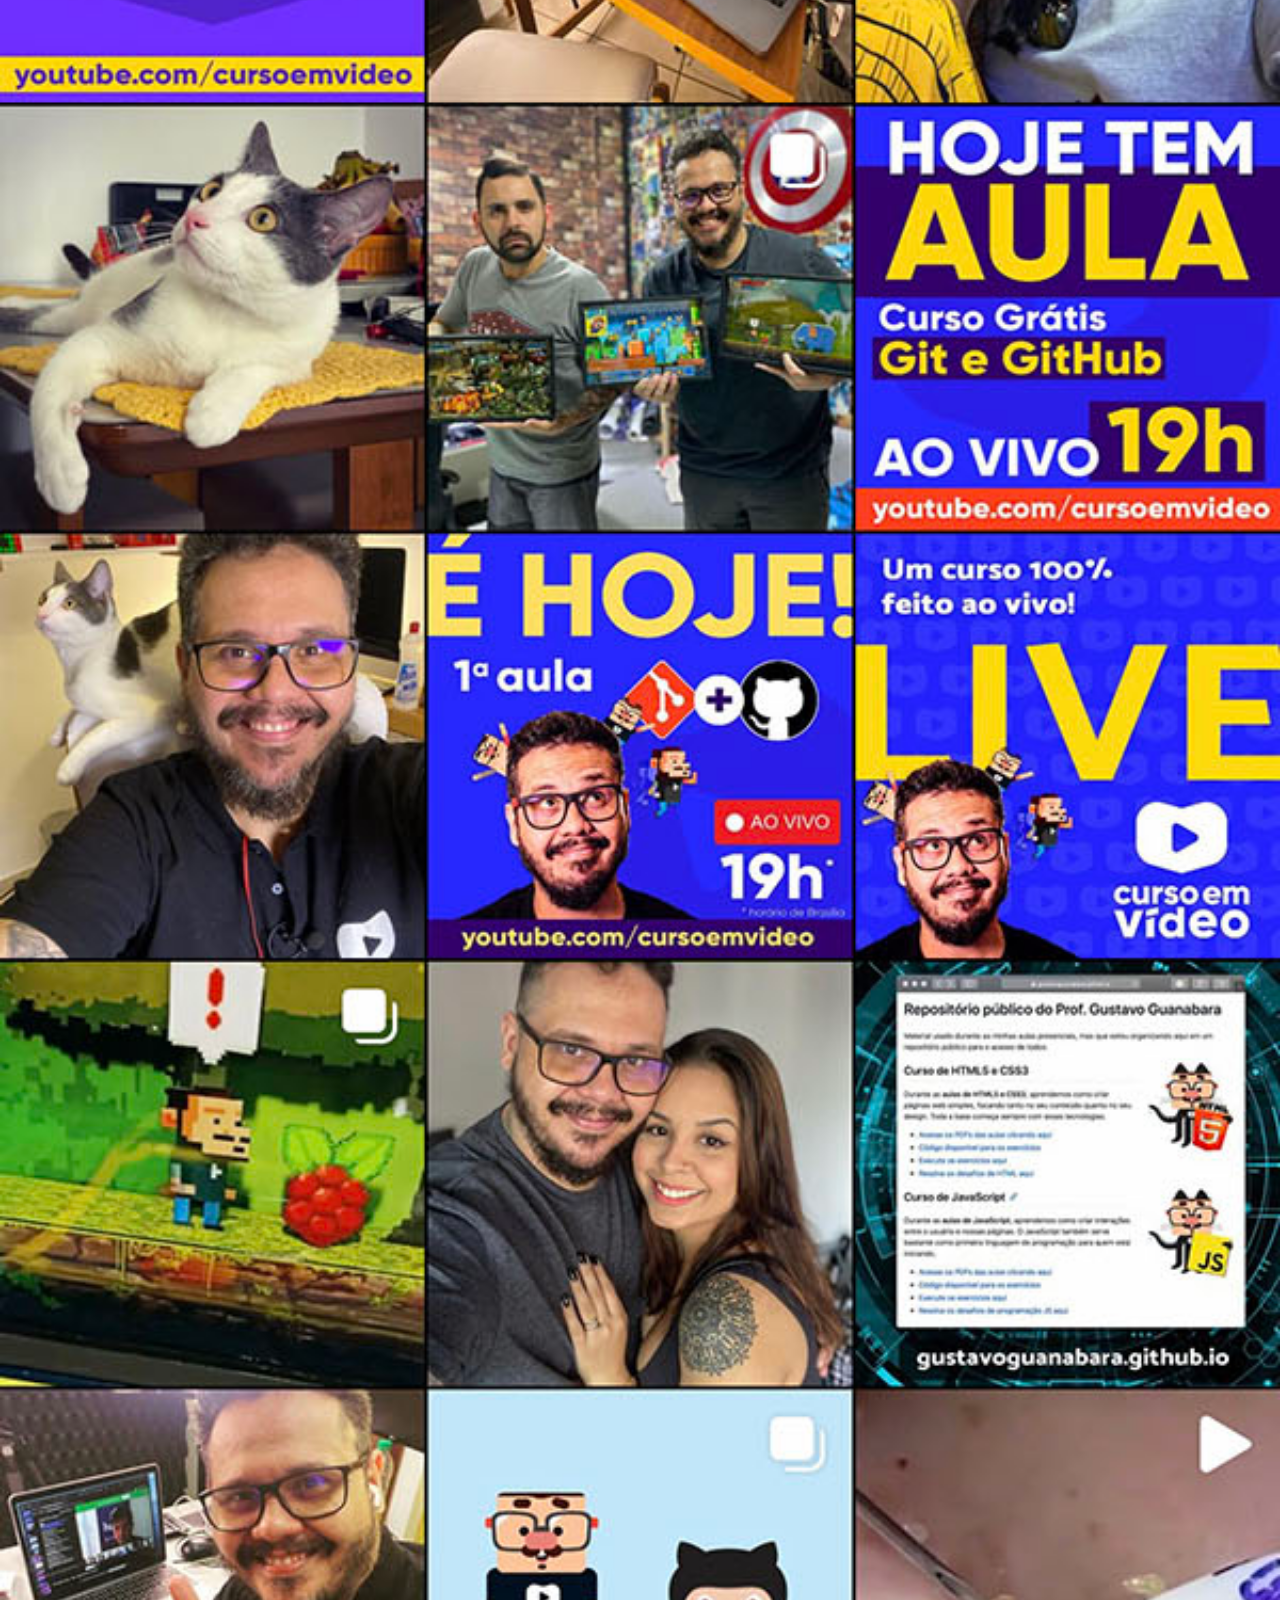
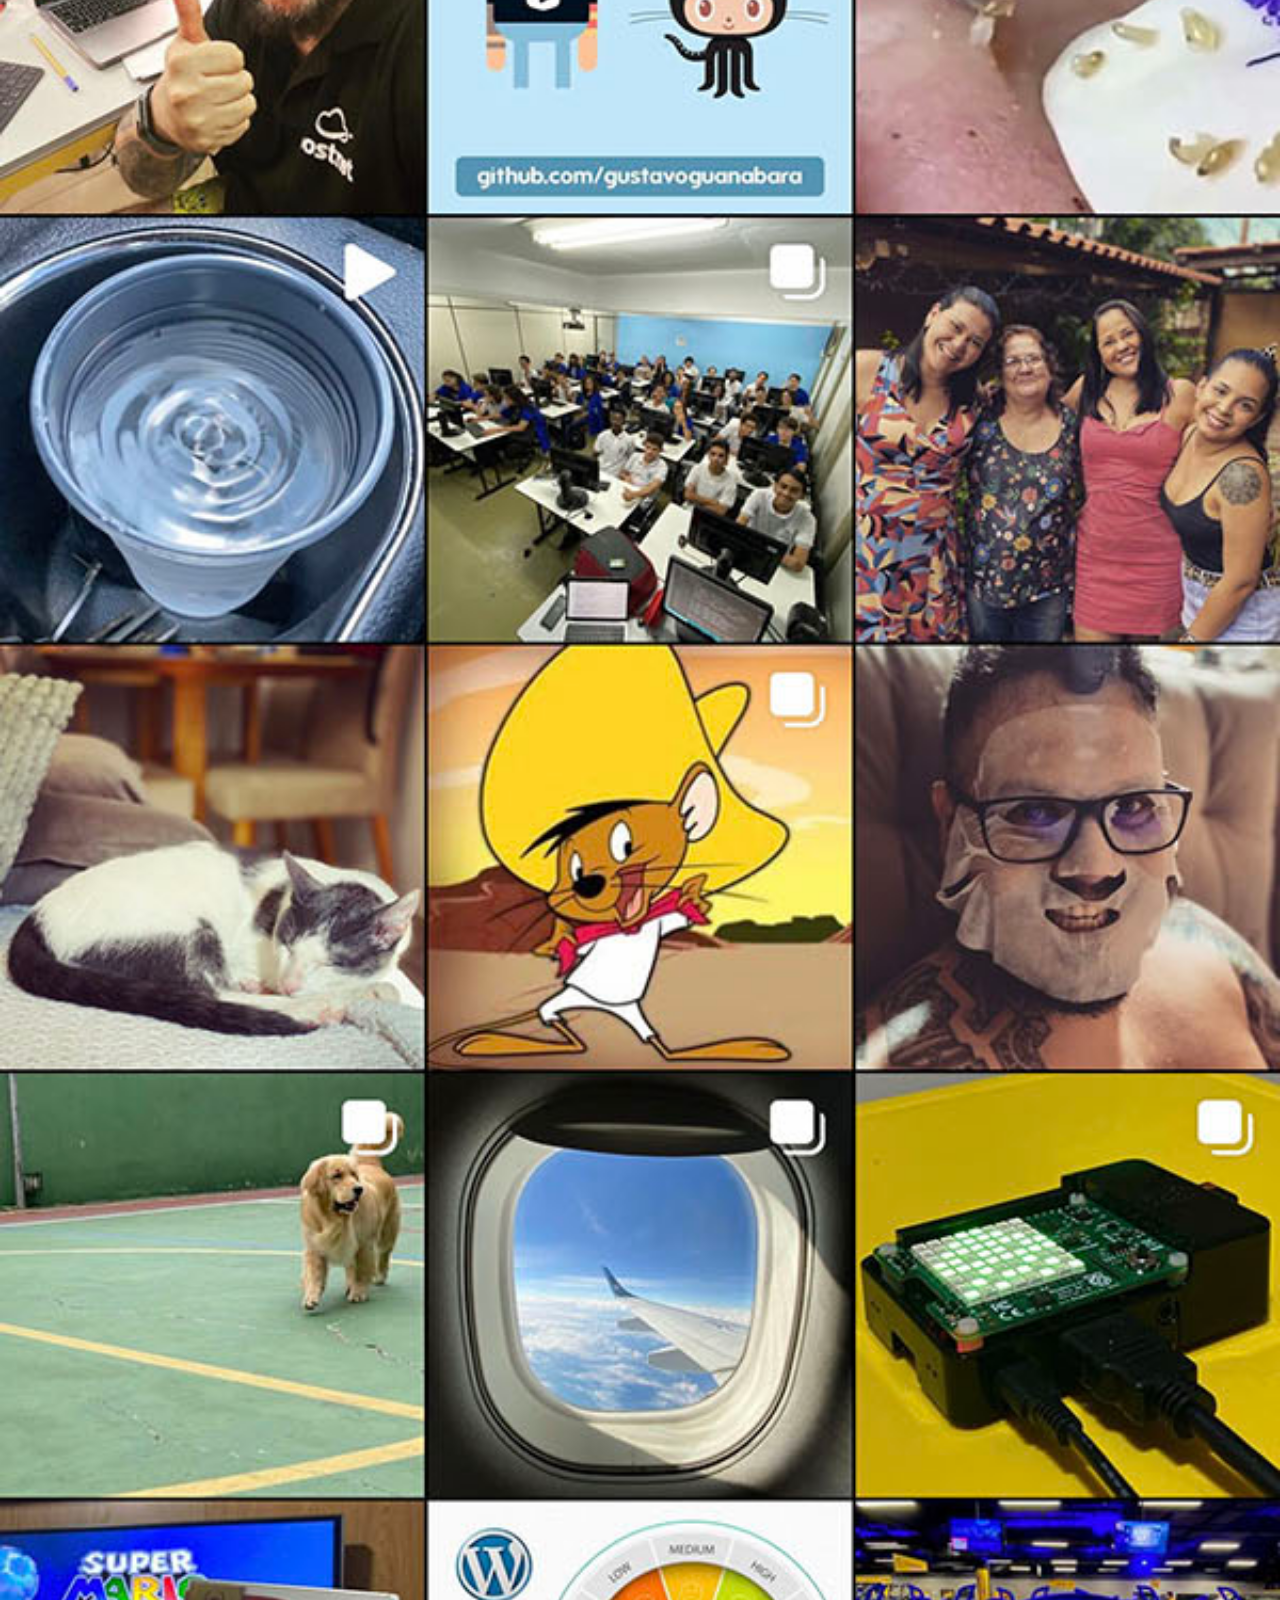
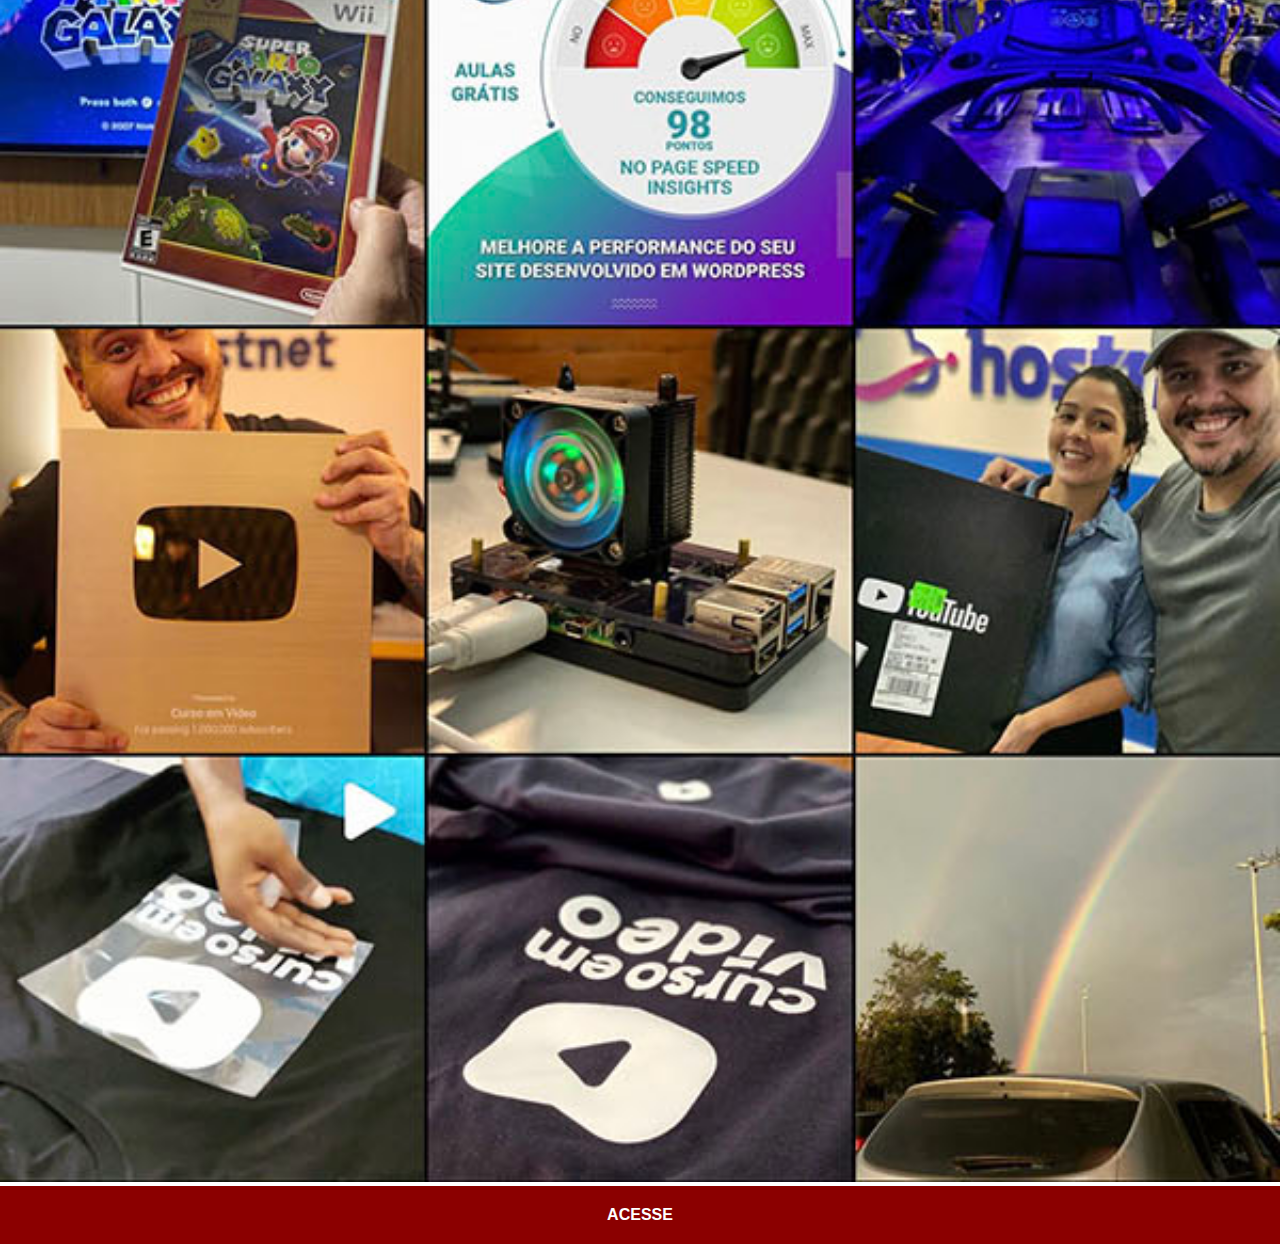
<file: instragam.html>
<!DOCTYPE html>
<html lang="pt-br">
<head>
    <meta charset="UTF-8">
    <meta http-equiv="X-UA-Compatible" content="IE=edge">
    <meta name="viewport" content="width=device-width, initial-scale=1.0">
    <title>Instagram</title>
    <link rel="stylesheet" href="estilos/social.css">
</head>
<body>
    <img src="imagens/tela-instagram.jpg" alt="Instagram"><a href="https://www.instagram.com/marcosfelipm/">ACESSE</a>
</body>
</html>
</file>
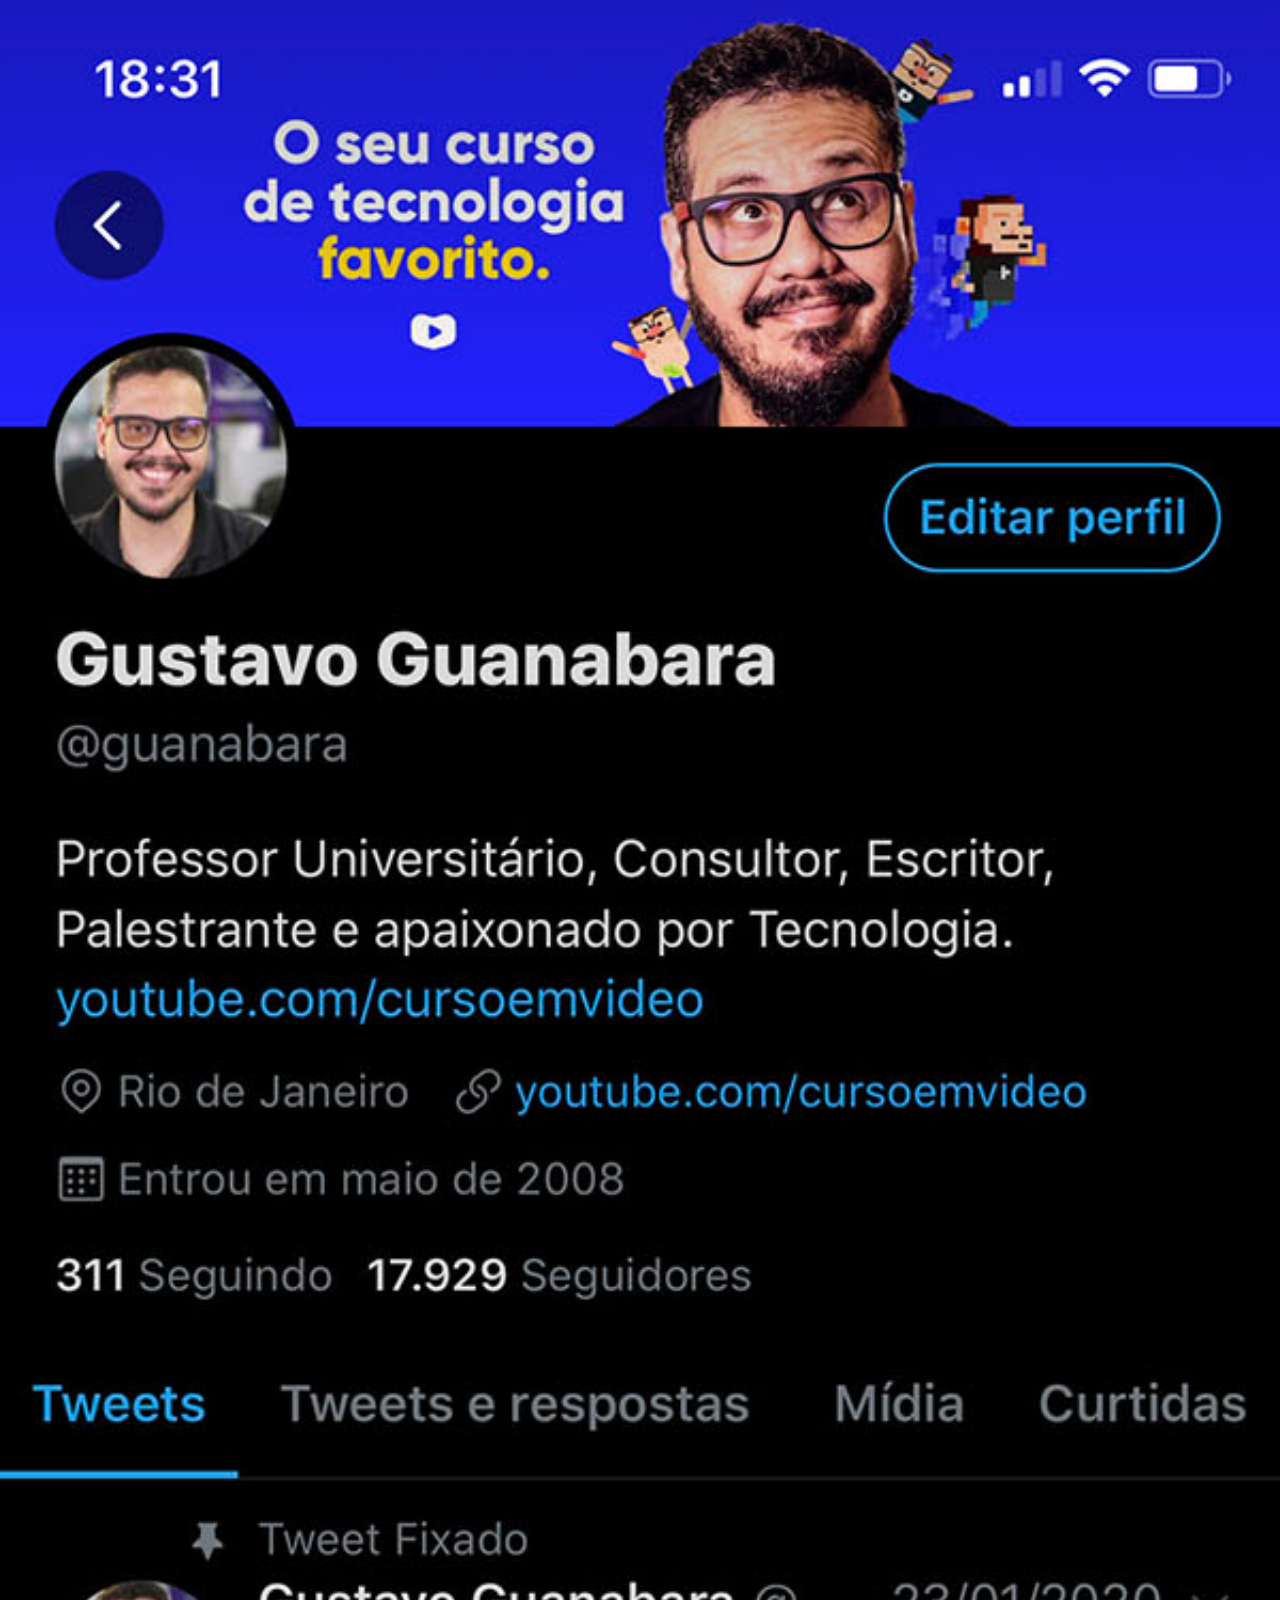
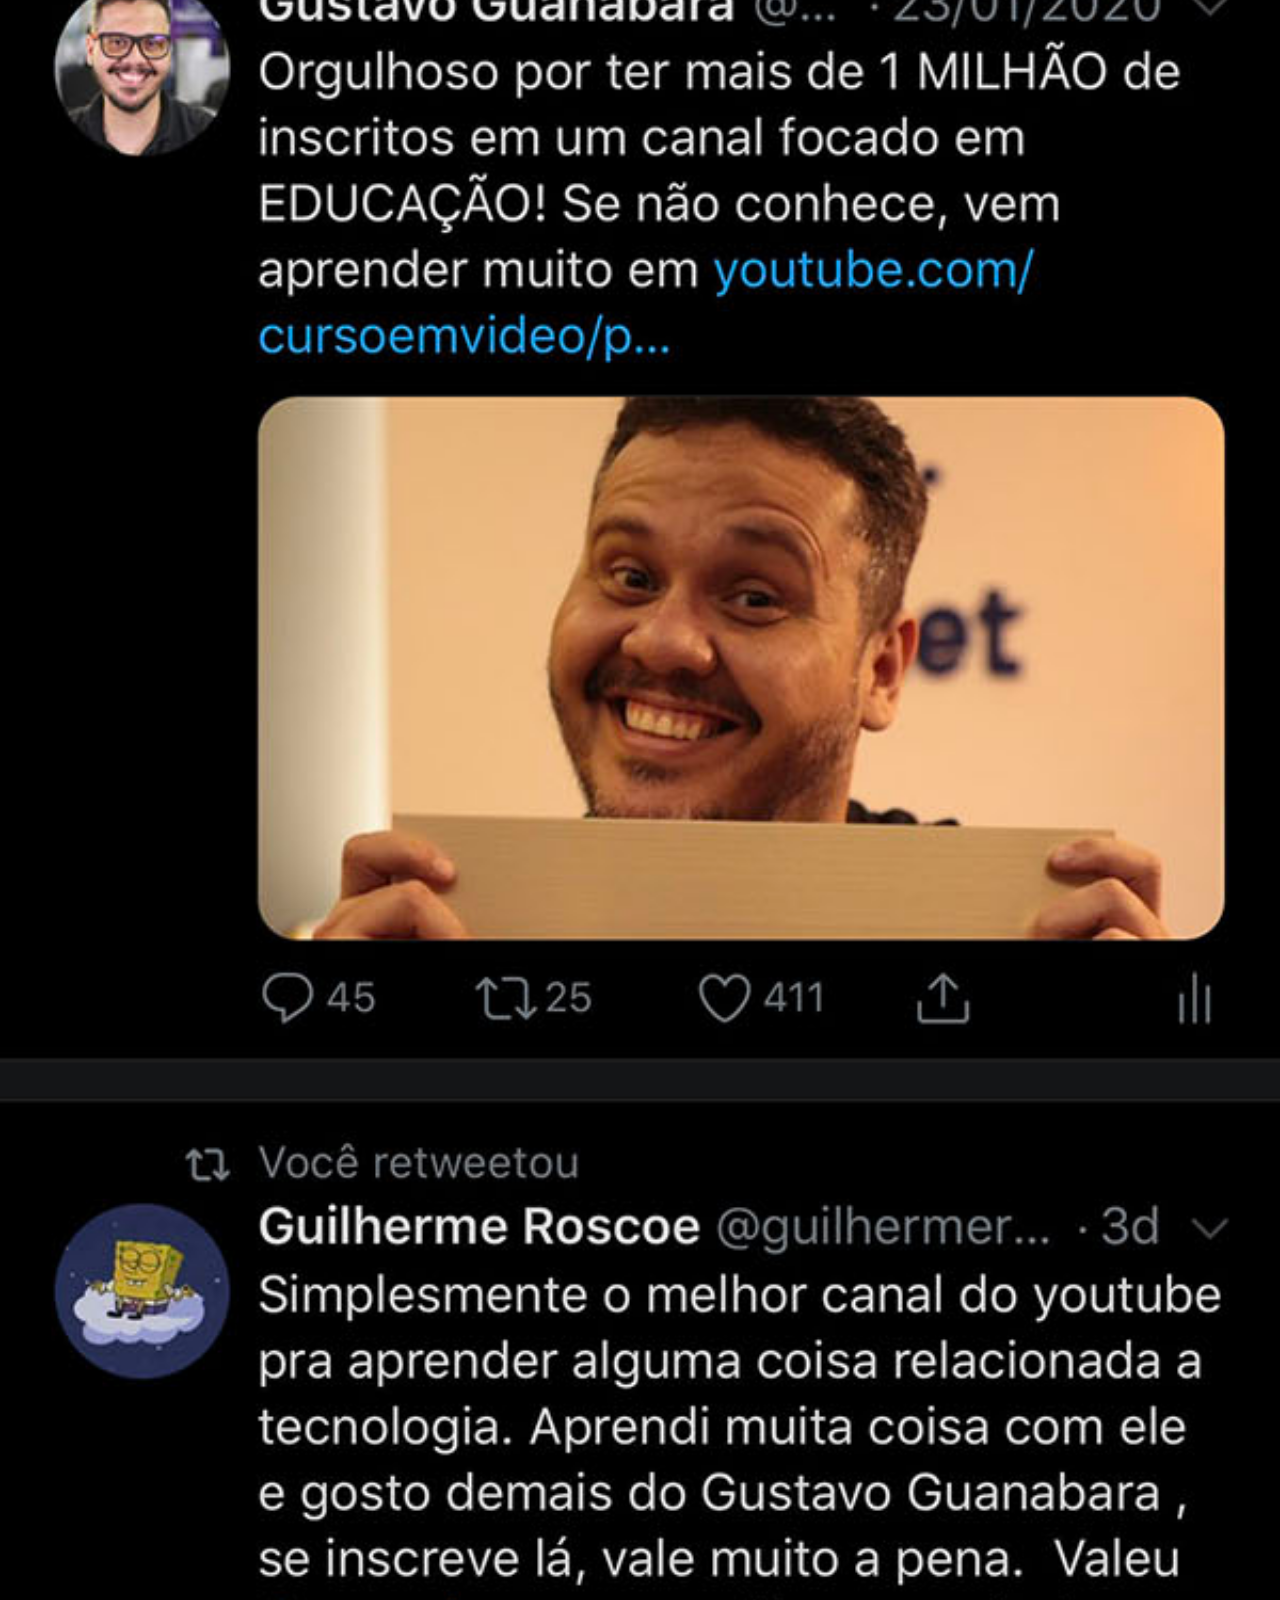
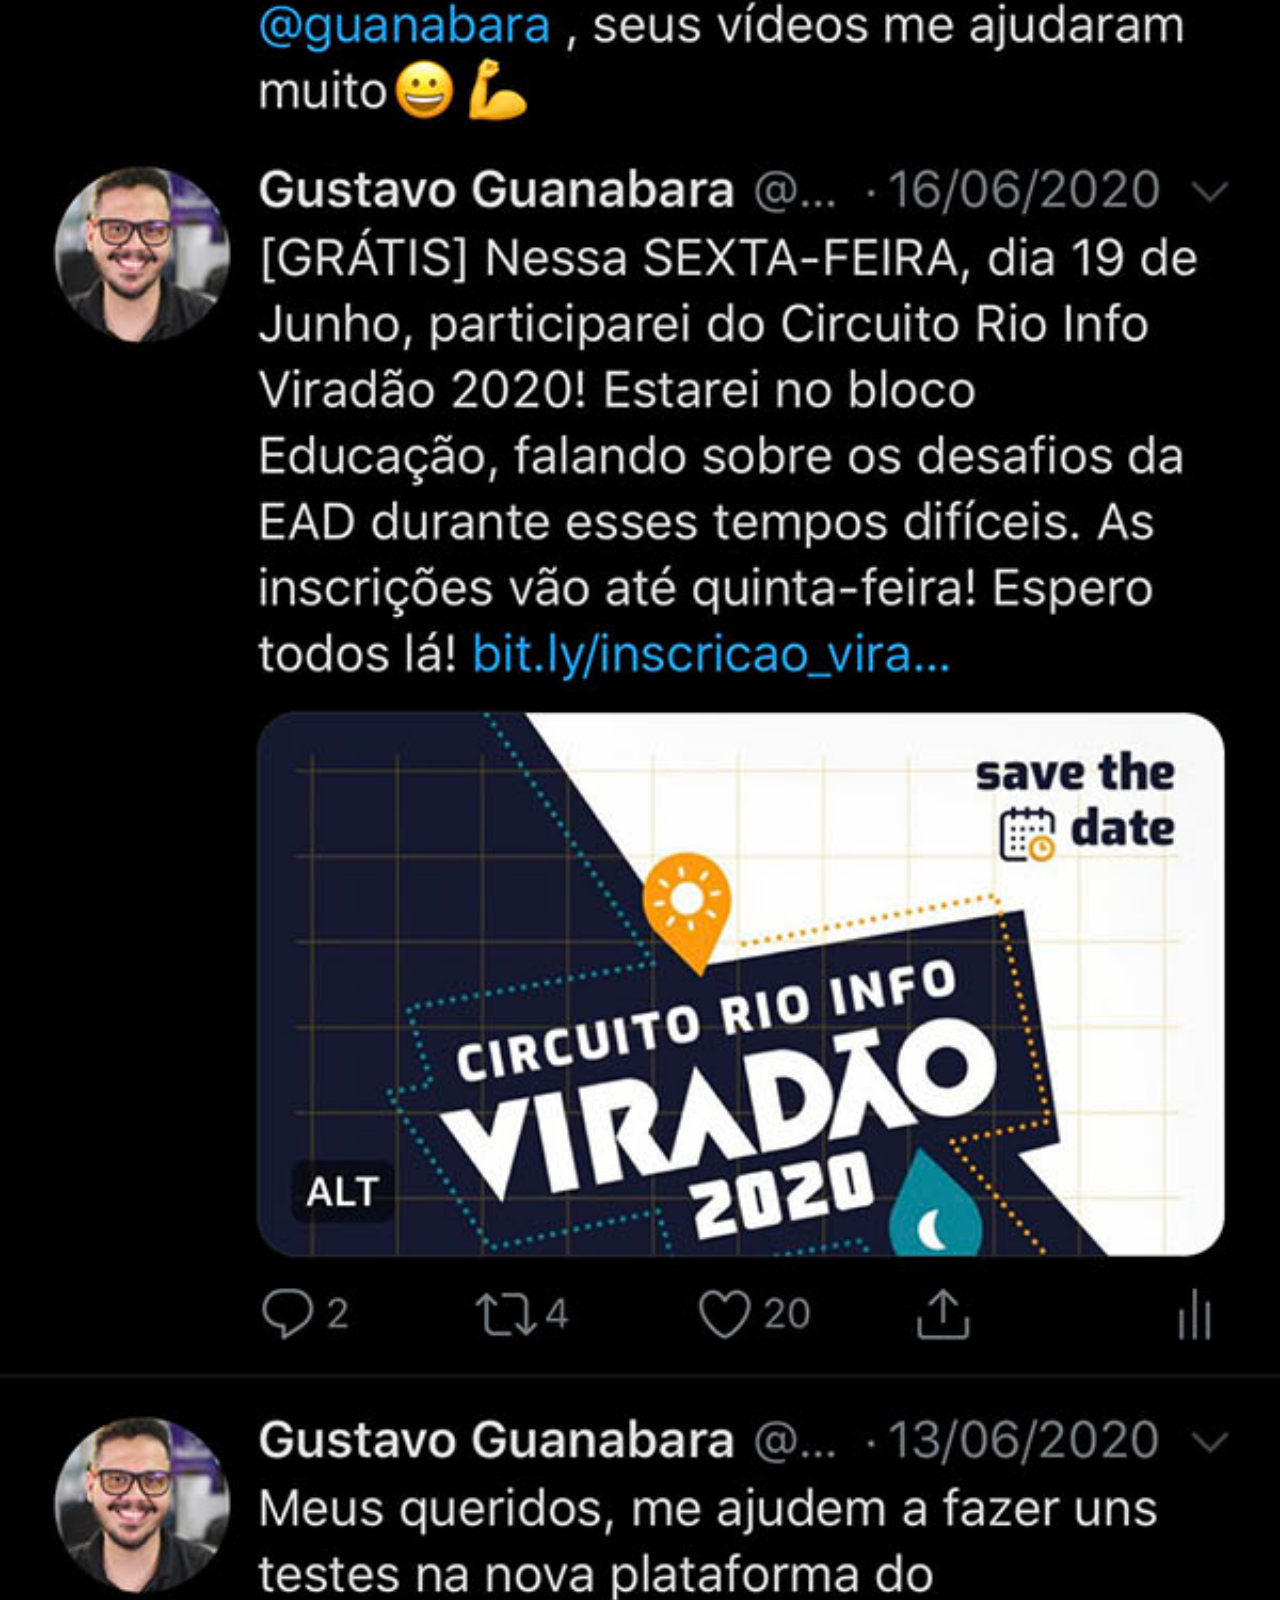
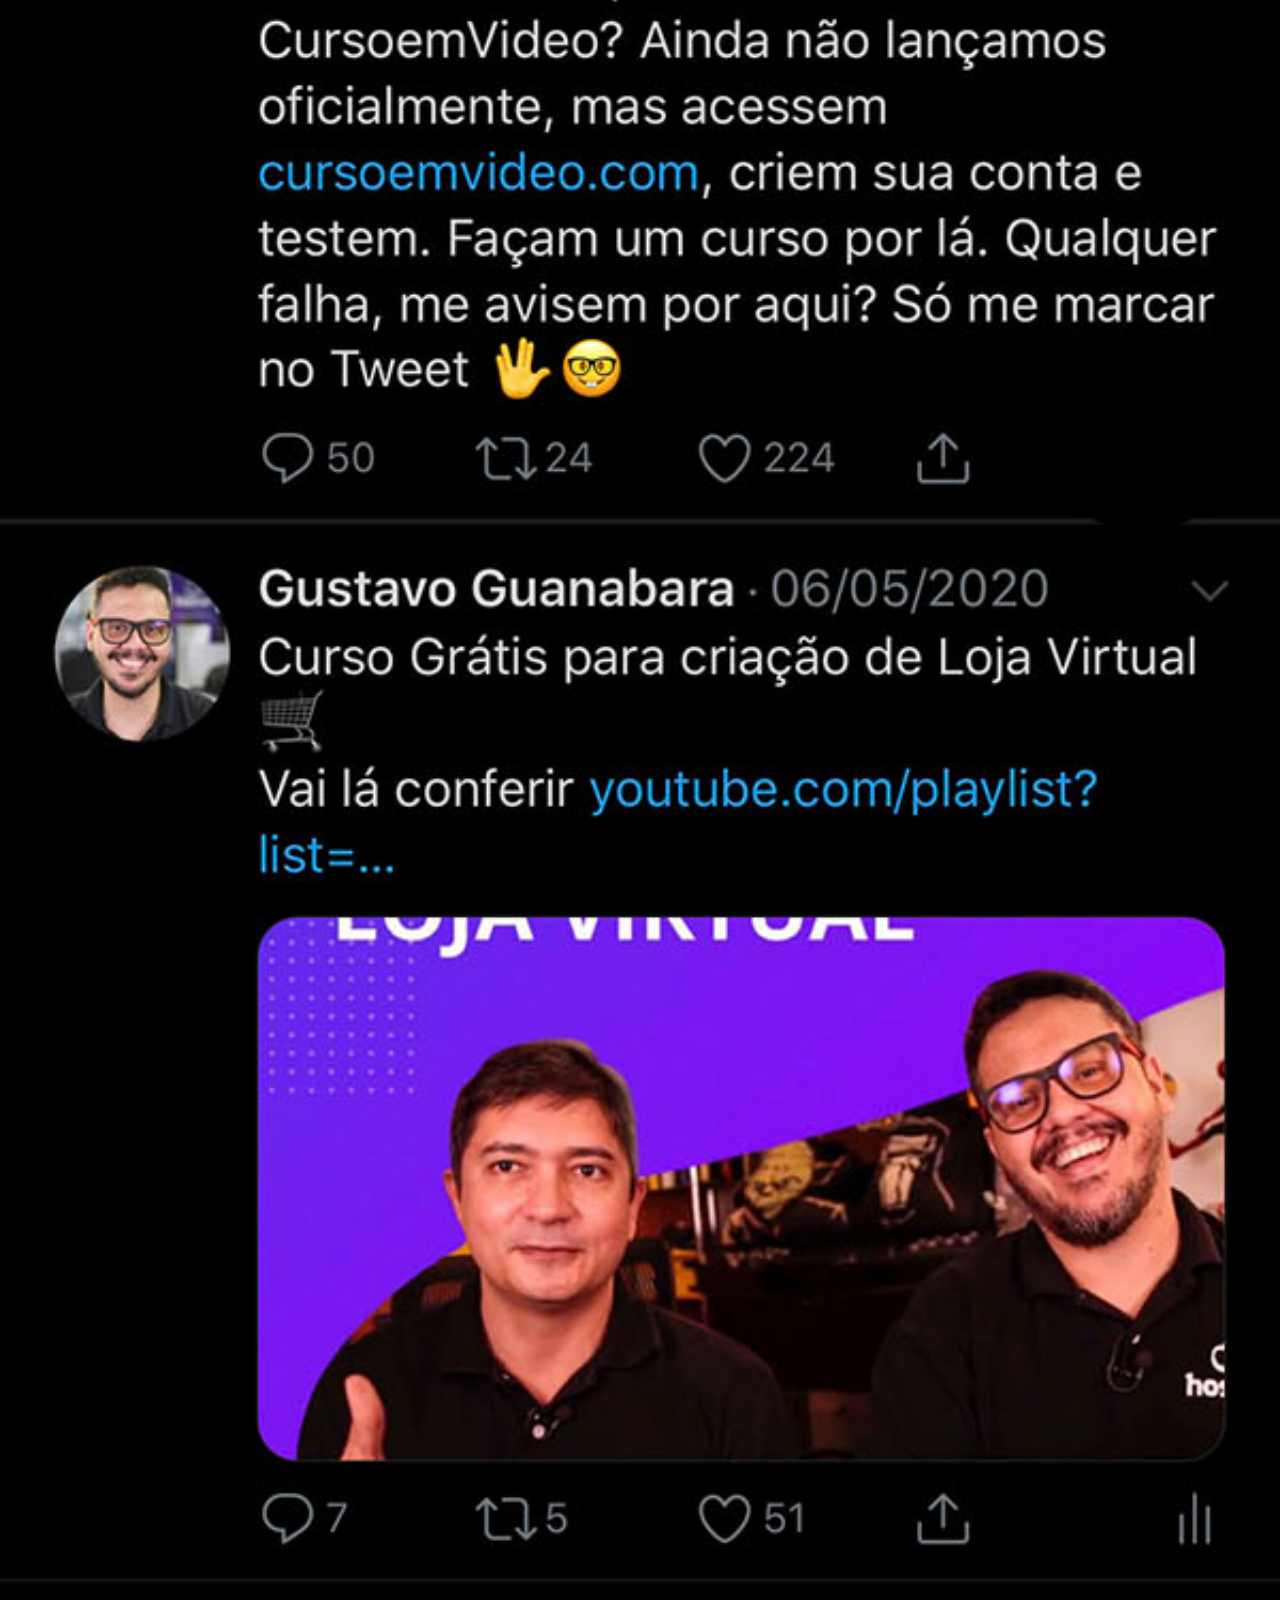
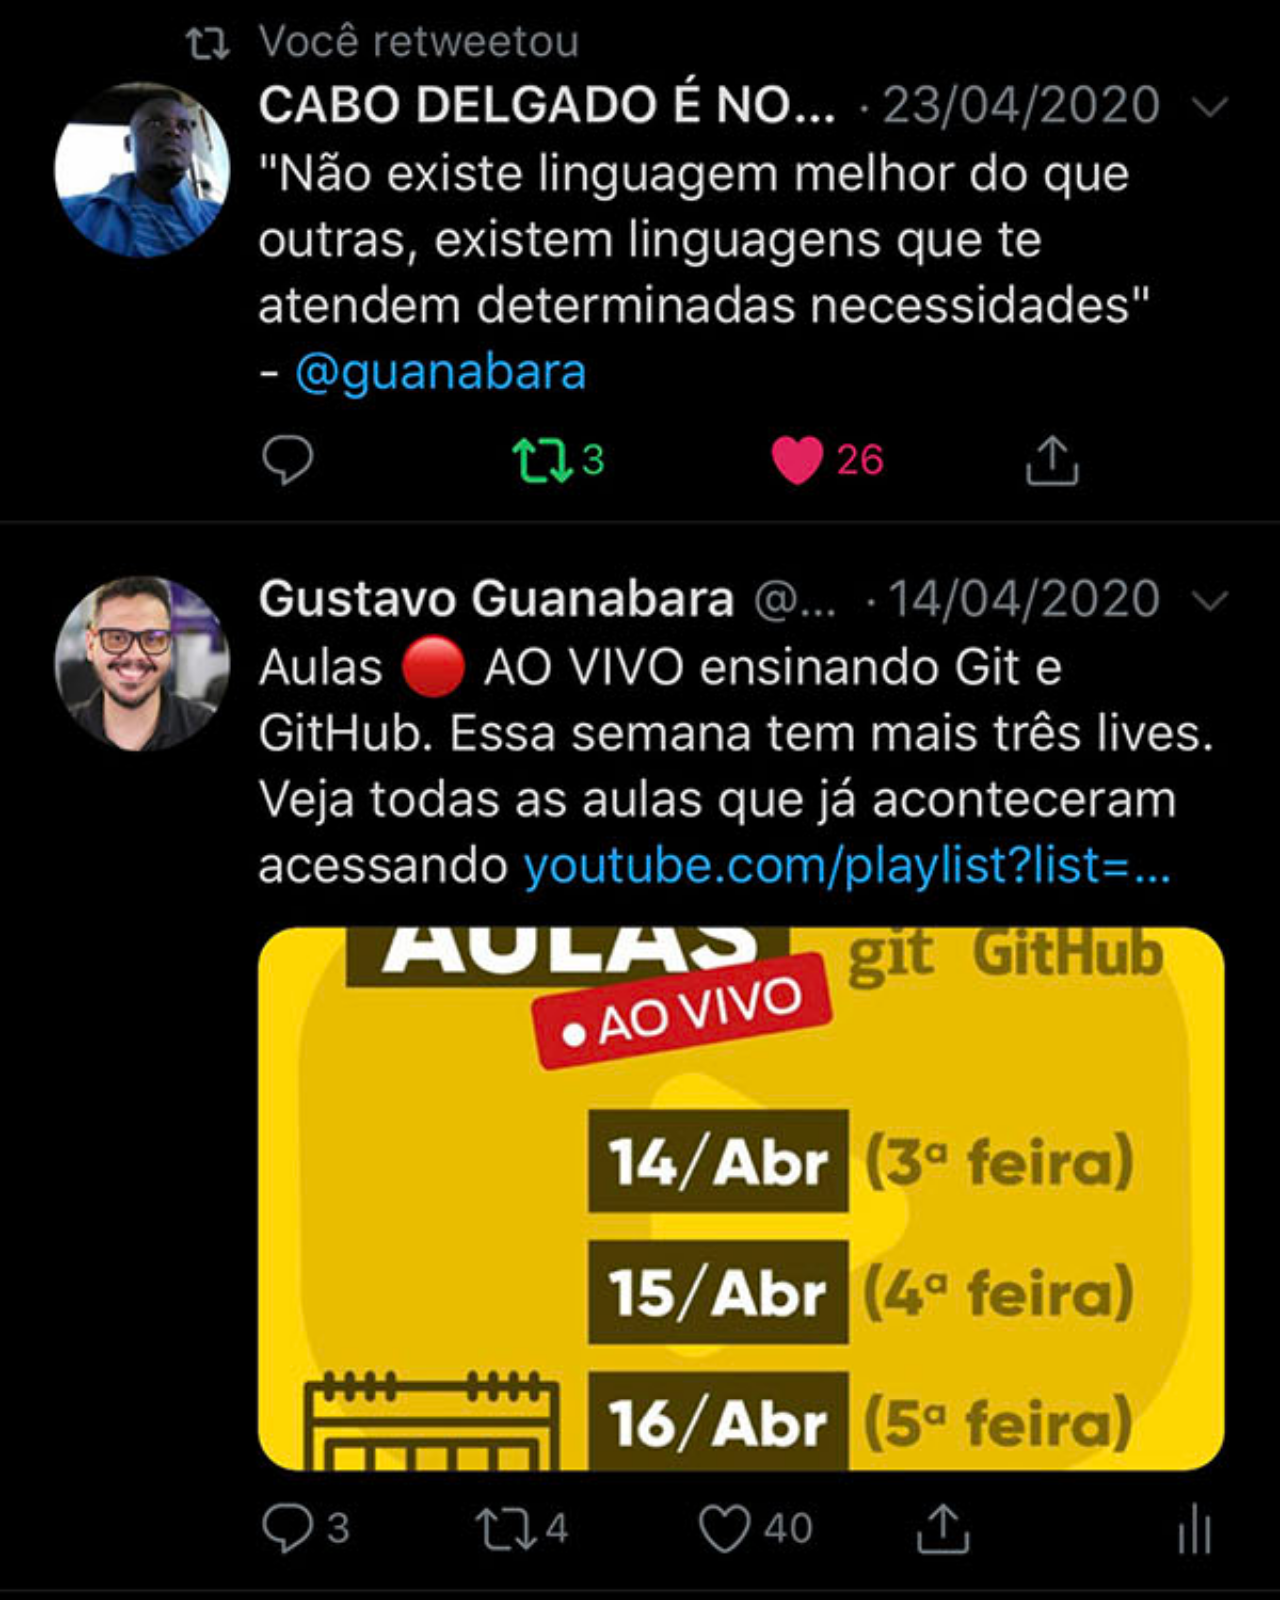
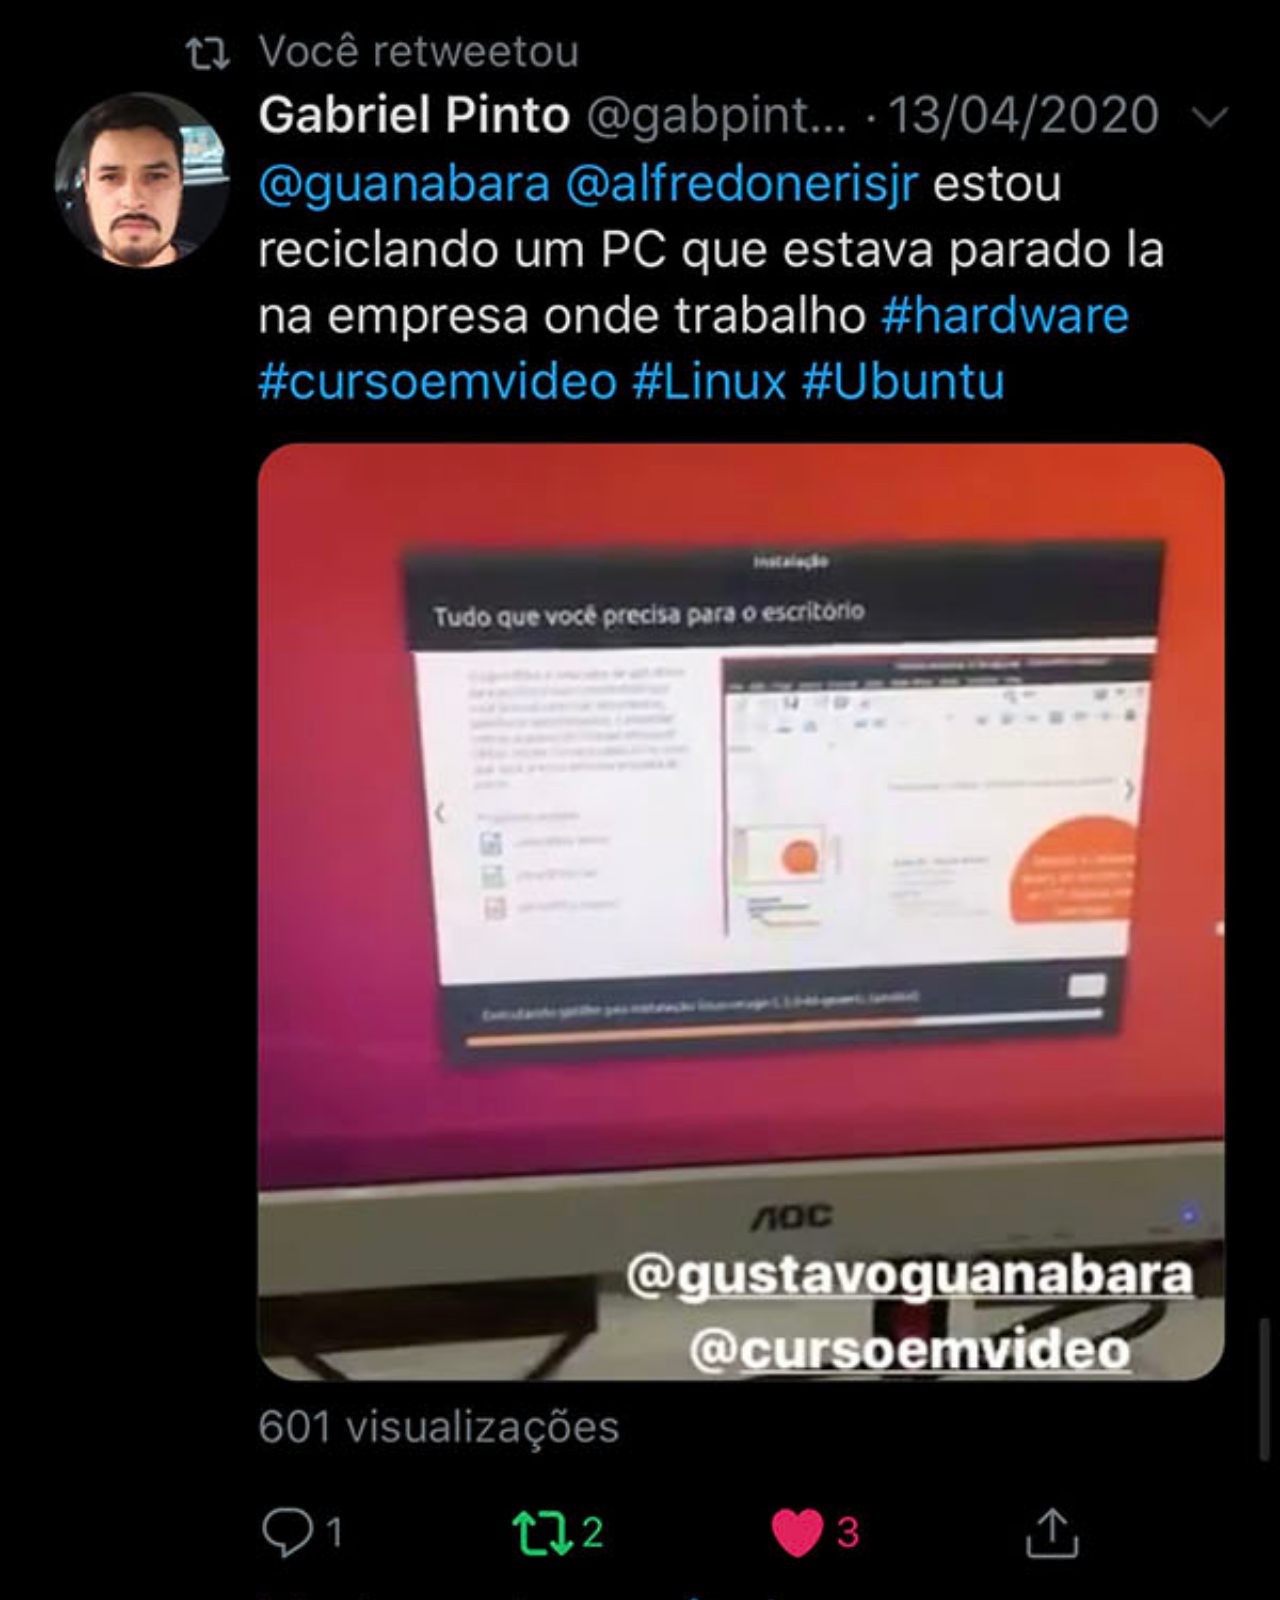
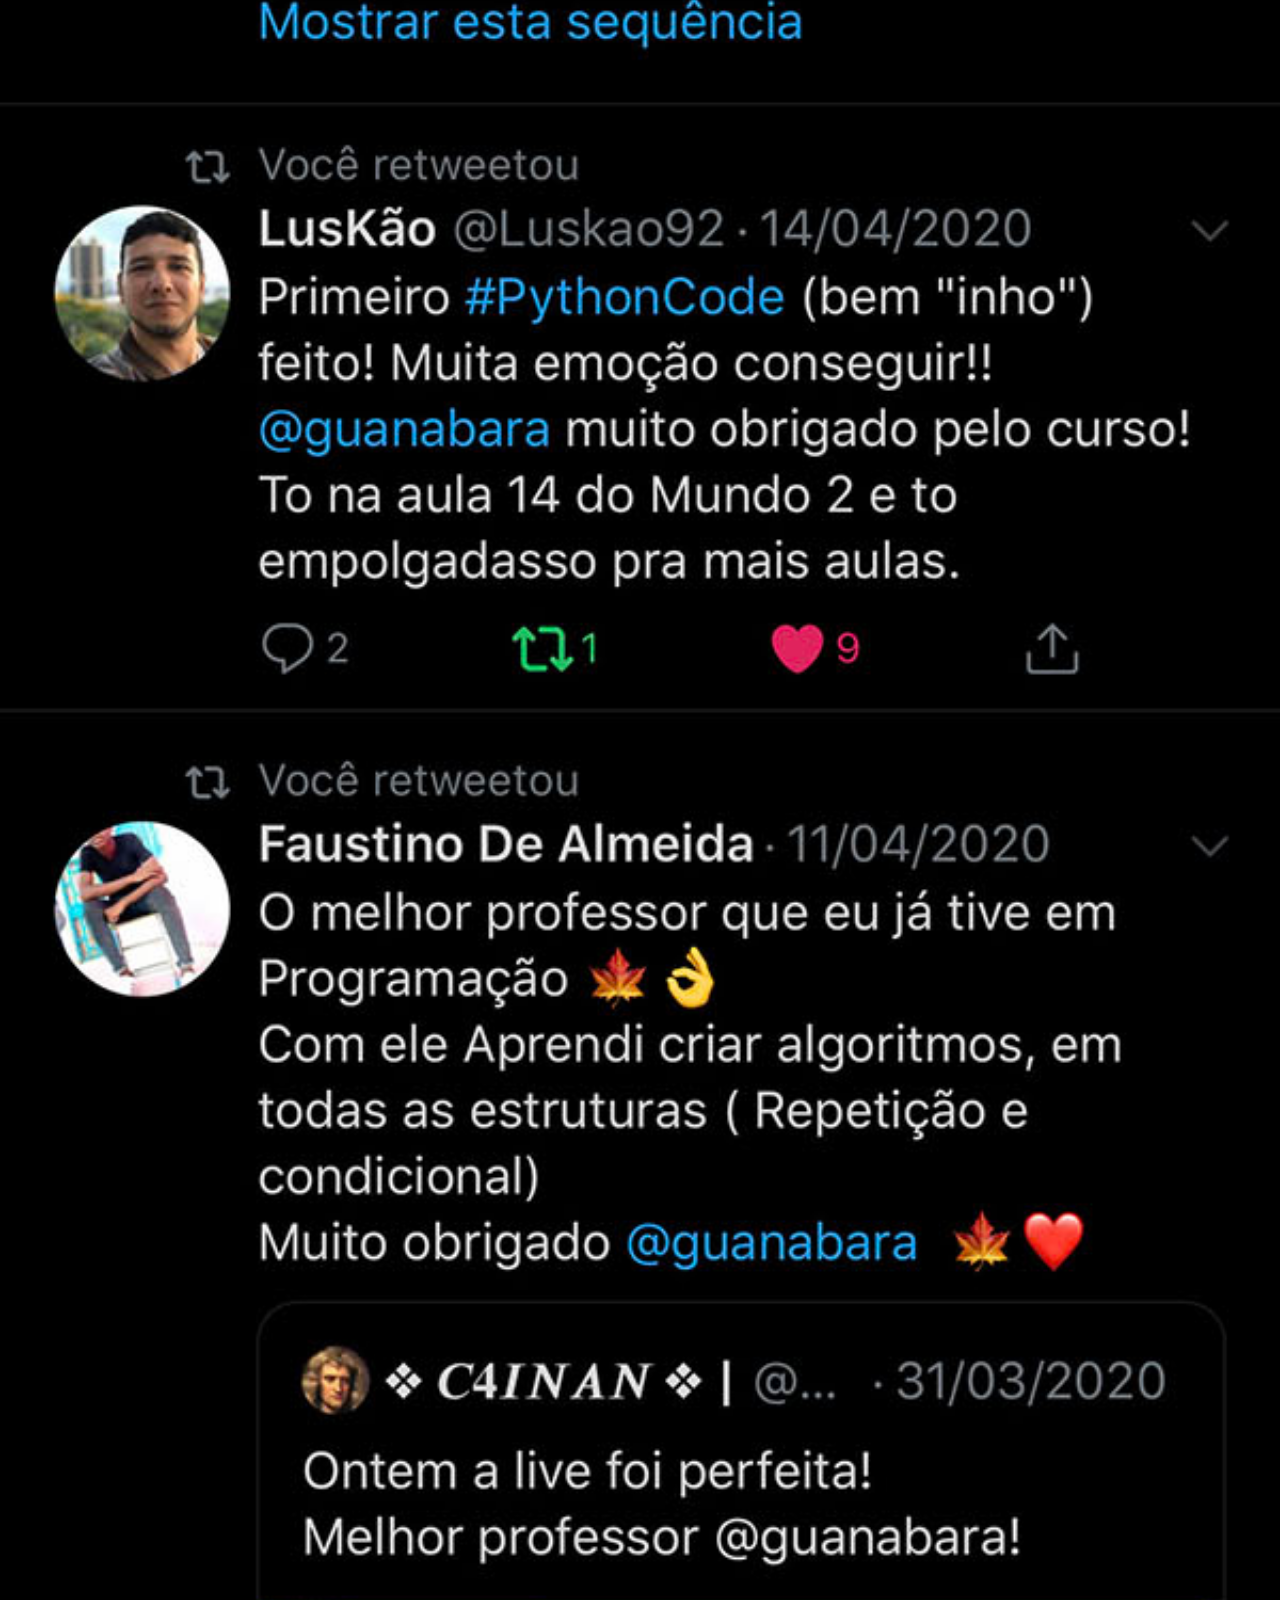
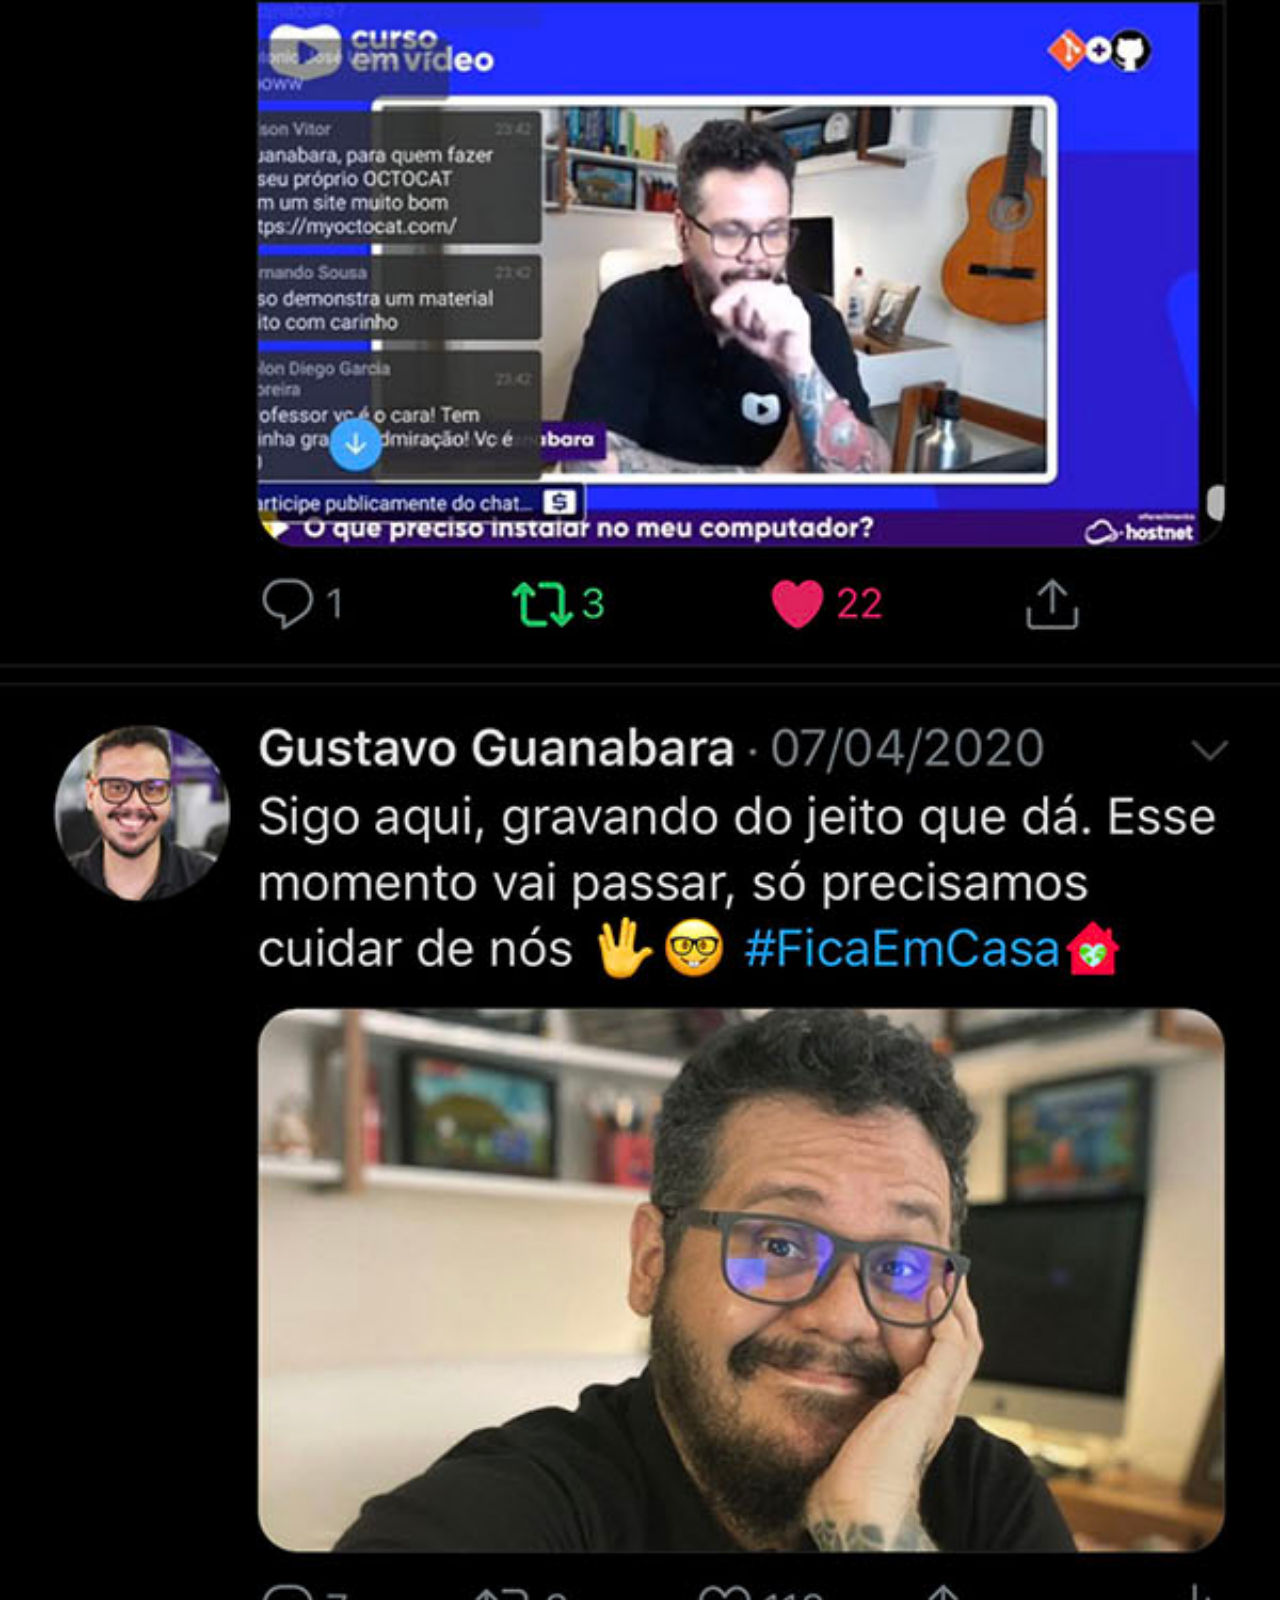
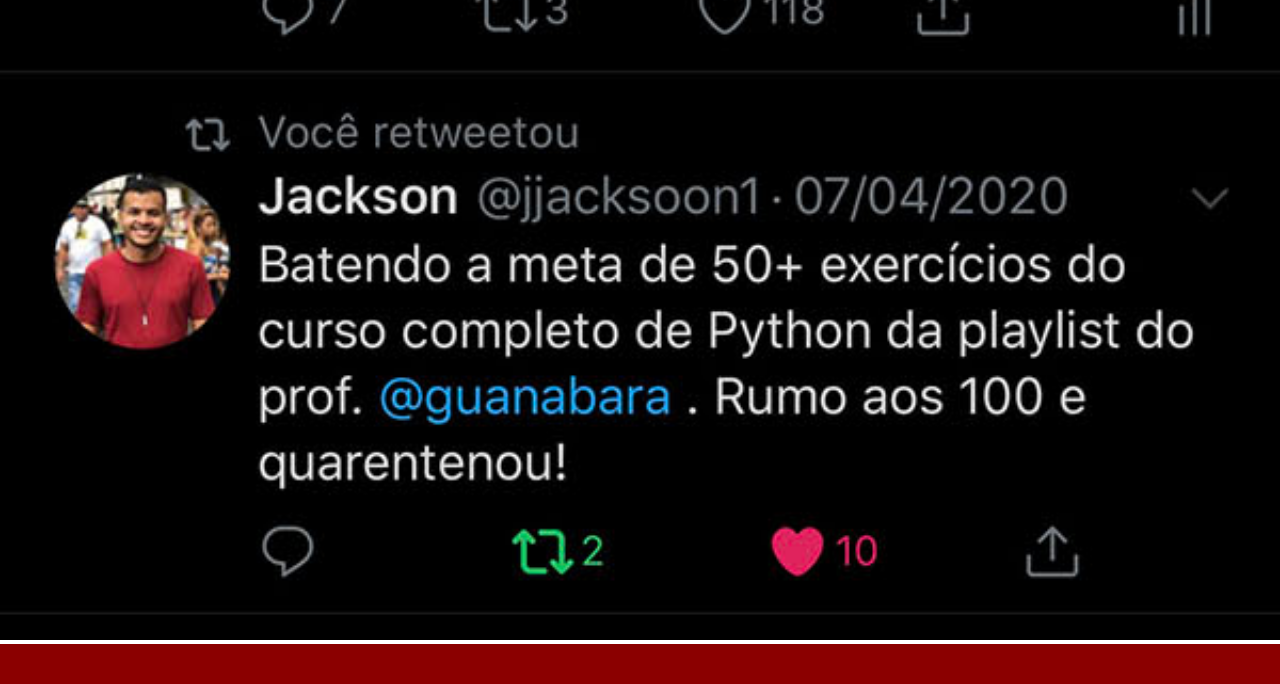
<file: twitter.html>
<!DOCTYPE html>
<html lang="pt-br">
<head>
    <meta charset="UTF-8">
    <meta http-equiv="X-UA-Compatible" content="IE=edge">
    <meta name="viewport" content="width=device-width, initial-scale=1.0">
    <title>Twitter</title>
    <link rel="stylesheet" href="estilos/social.css">
</head>
<body>
    <img src="imagens/tela-twitter.jpg" alt="Twitter"><a href="https://twitter.com/home"></a>
    
</body>
</html>
</file>
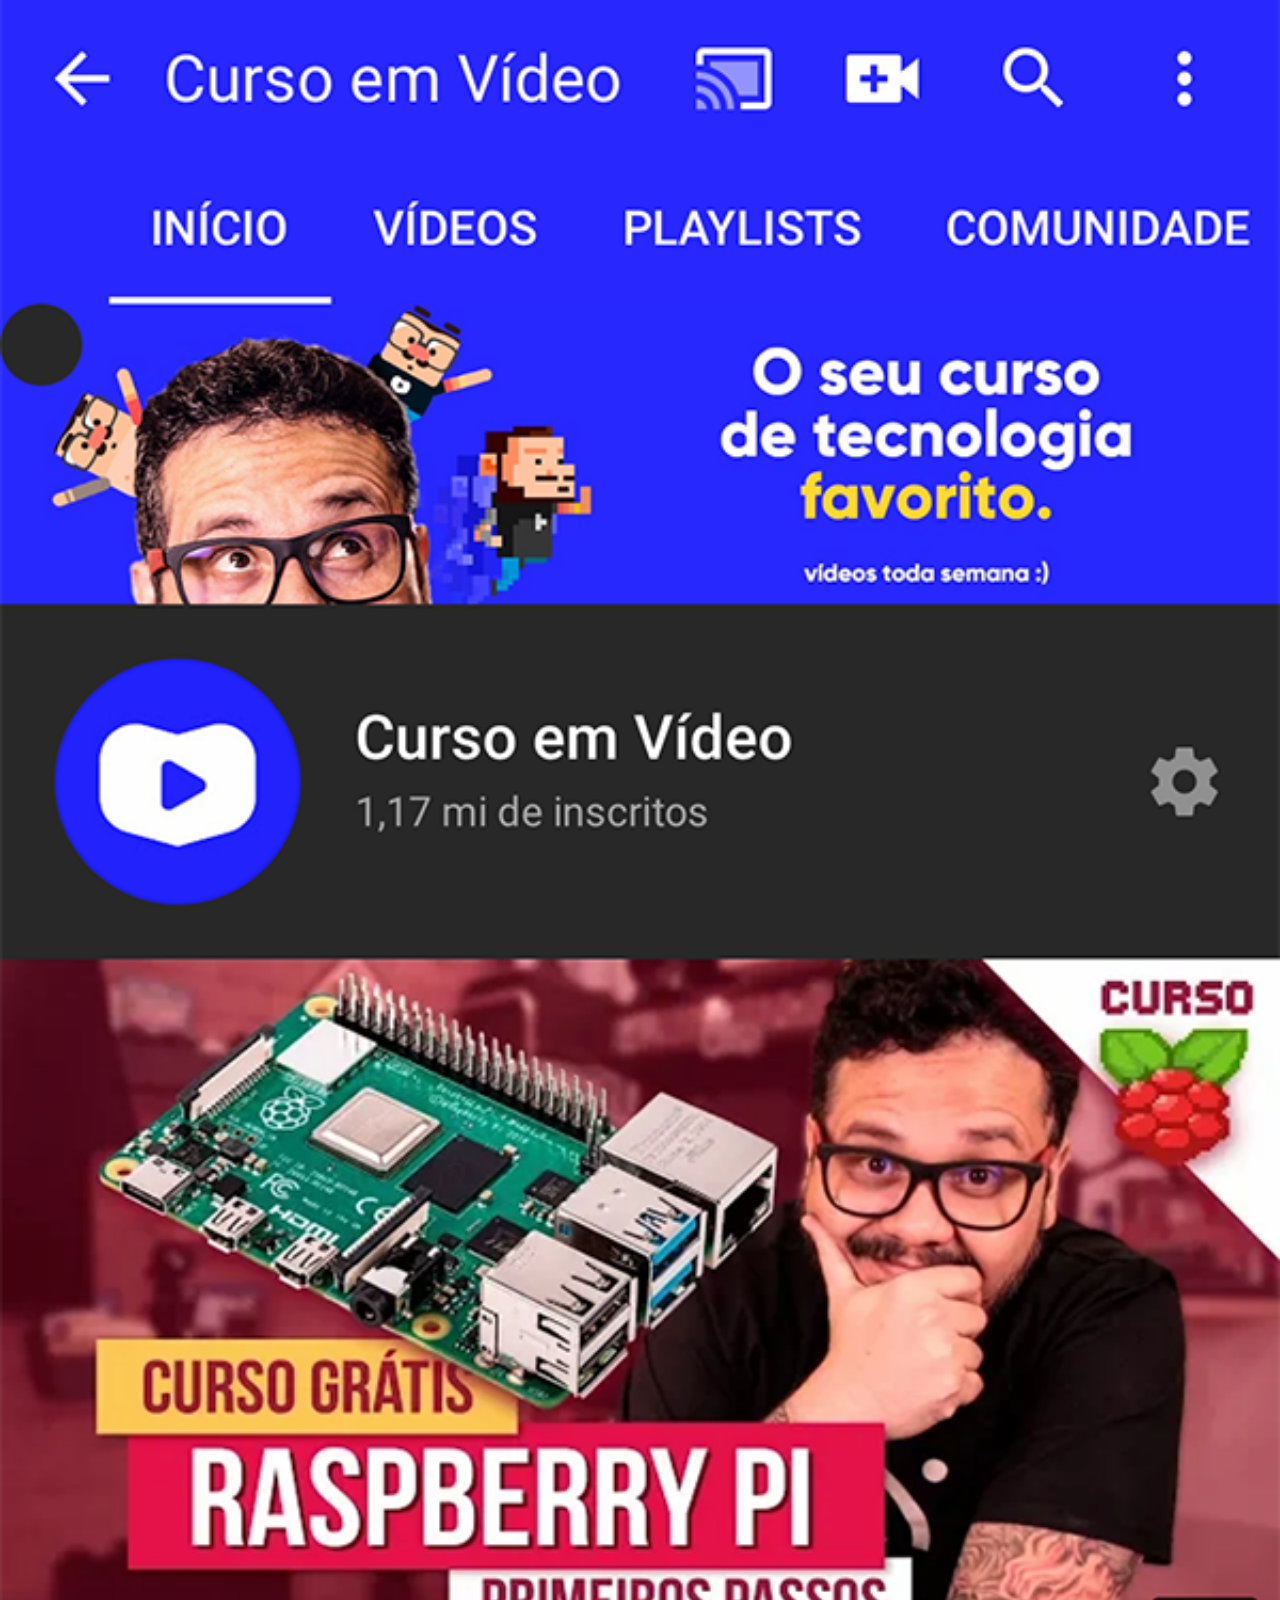
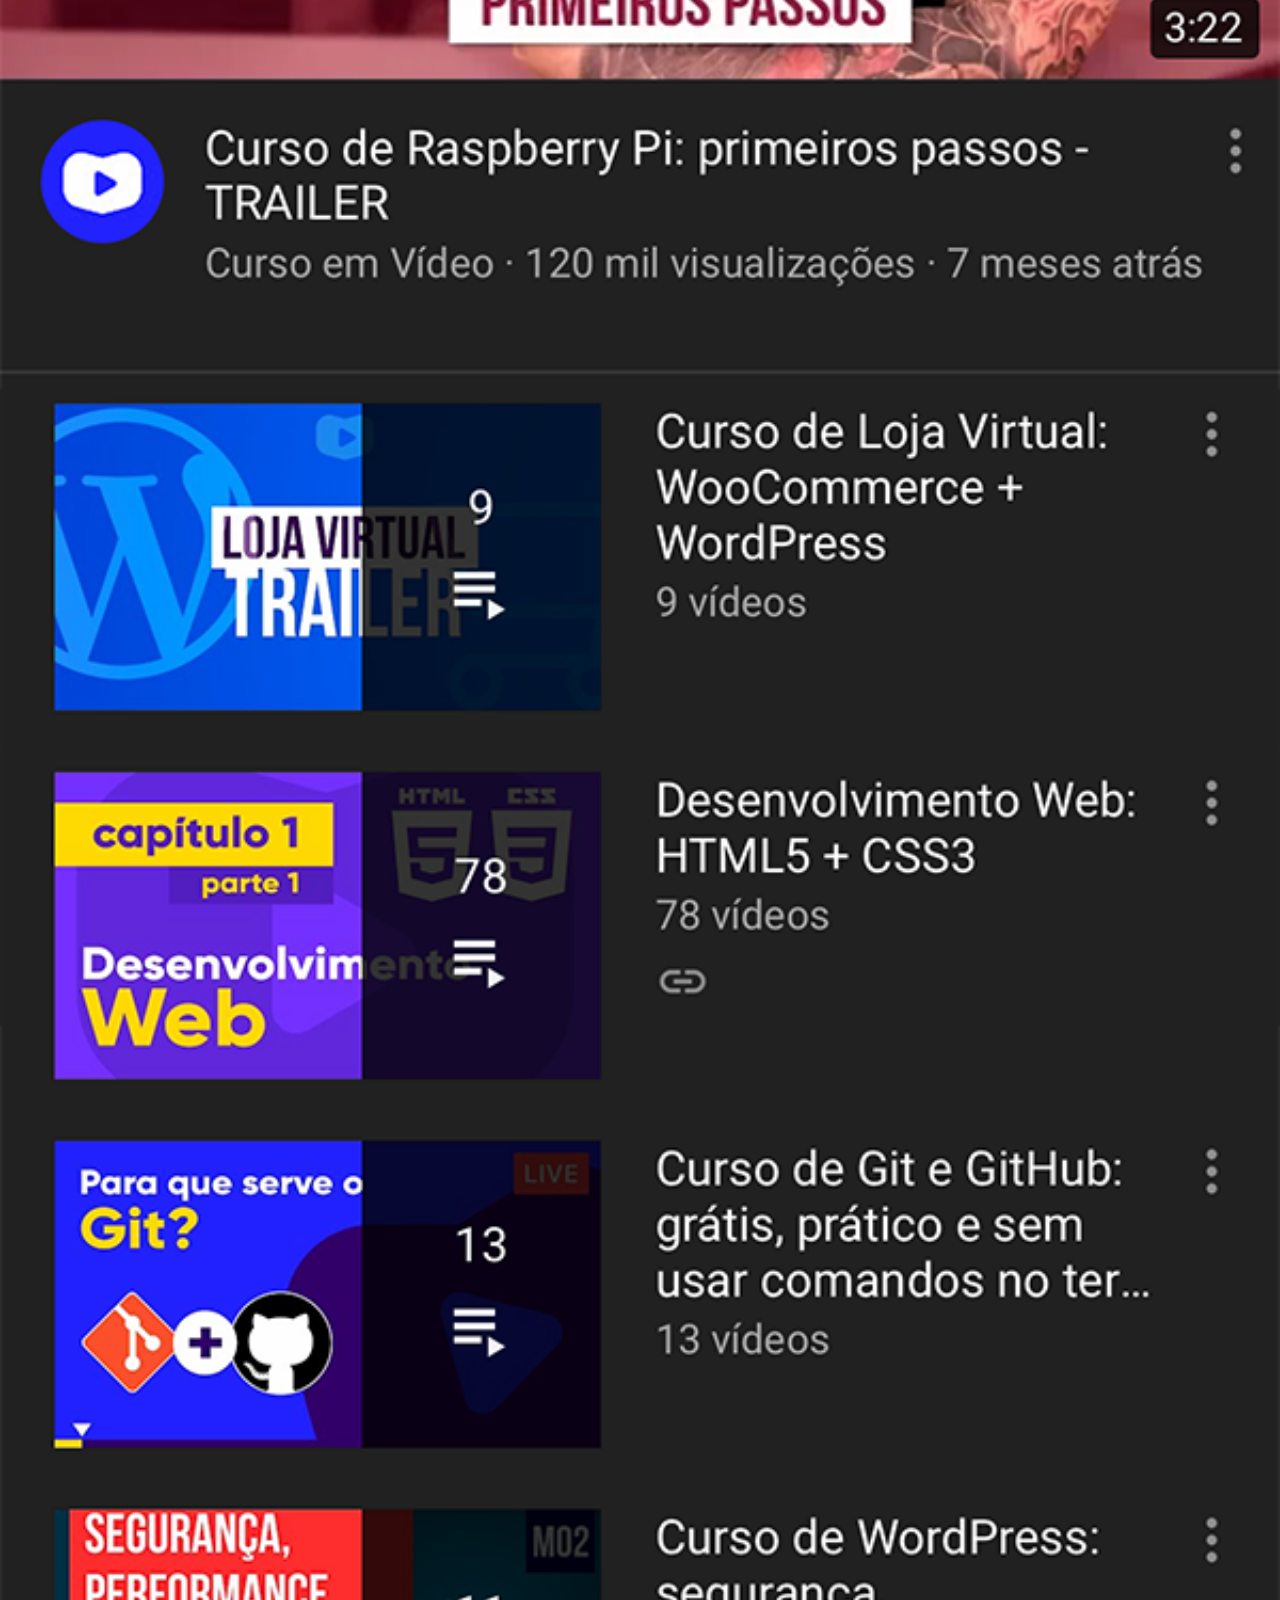
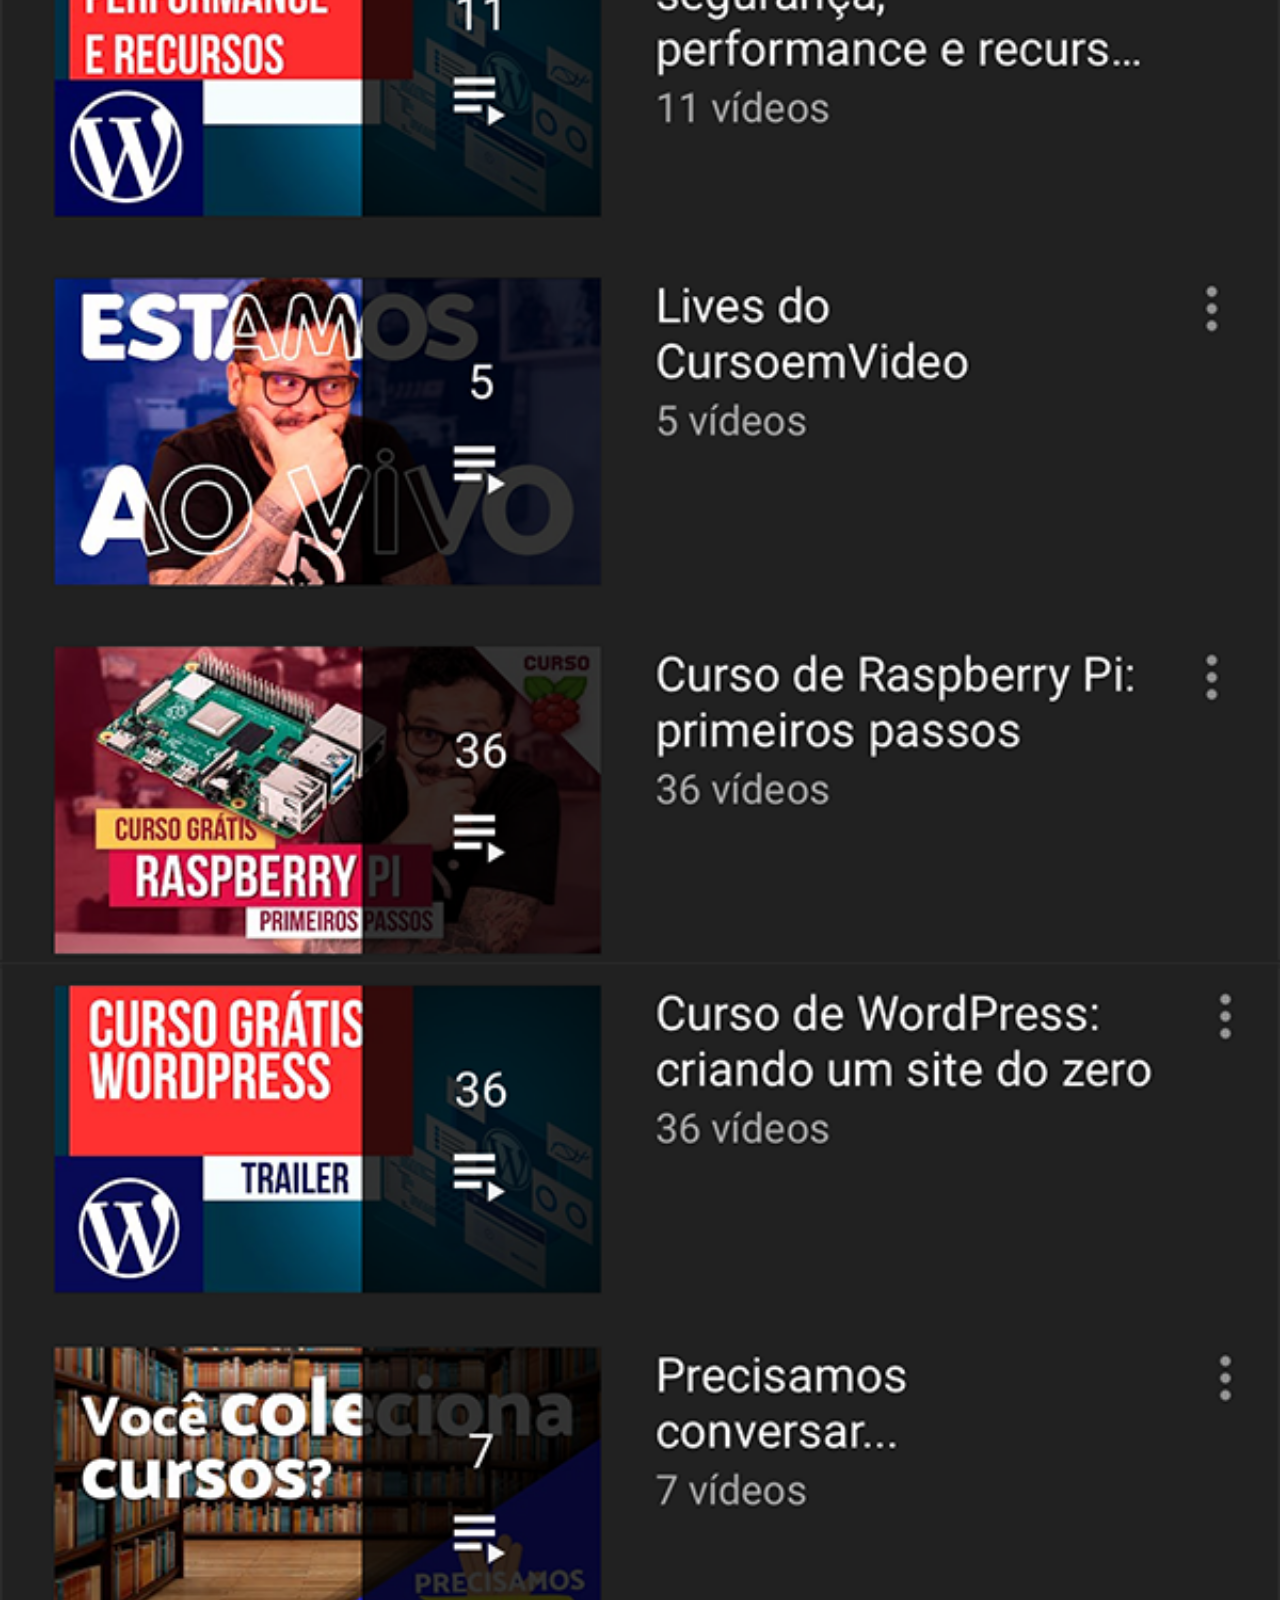
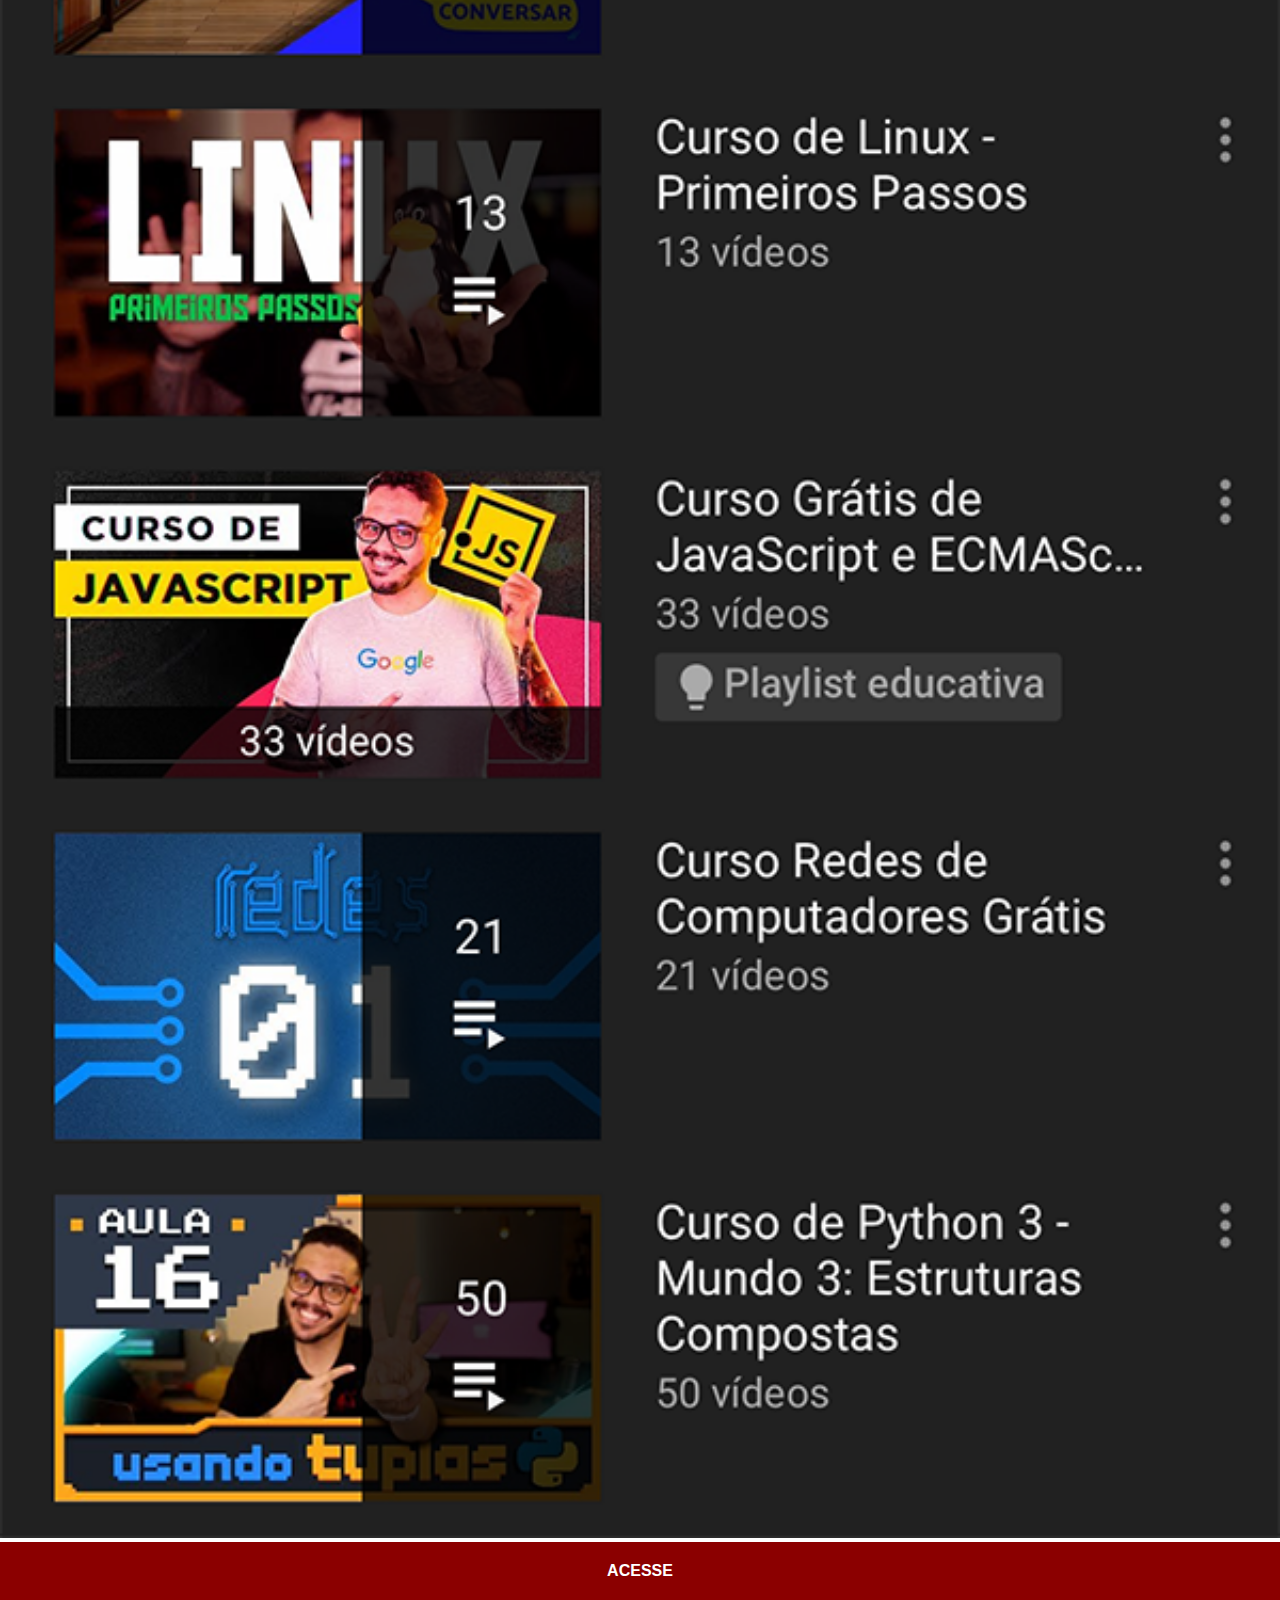
<file: youtube.html>
<!DOCTYPE html>
<html lang="pt-br">
<head>
    <meta charset="UTF-8">
    <meta http-equiv="X-UA-Compatible" content="IE=edge">
    <meta name="viewport" content="width=device-width, initial-scale=1.0">
    <title>Youtube</title>
    <link rel="stylesheet" href="estilos/social.css">
</head>
<body>
    <img src="imagens/tela-youtube.png" alt="Youtube"> <a href="https://www.youtube.com/watch?v=LbqDVtnL_cc&ab_channel=LivesdaMaethe" target="_blank">ACESSE</a>
</body>
</html>
</file>
<file: estilos/style.css>
@charset "UTF-8";

* {
    margin: 0px;
    padding: 0px;
    font-family: Arial, Helvetica, sans-serif;

}

html, body {
    height: 100vh;
    width: 100vw;
    background-color: black;
}

body {
    background: url('../imagens/fundo-madeira.jpg') no-repeat top center;
    background-size: cover;
    background-attachment:fixed ;
}

main {
    position: relative;
    height: 100vh;
    
}

section#telefone {
    position: absolute;
    top:50%;
    left:50%;
    transform: translate(-50%, -50%);

    height: 627px;
    width: 311px;
    background: url('../imagens/frame-iphone.png') no-repeat;
}

iframe#tela {
    position:relative;
    top: 80px;
    left: 22px;
    width: 267px;
    height: 471px; 
}


section#redes-sociais img {
    width: 50px;
    margin: 10px;
    border-radius: 50%;
    box-shadow: 2px 2px 5px rgba(0, 0, 0, 0.438);
    box-sizing: border-box;
}
section#redes-sociais {
    text-align: right;
}

section#redes-sociais img:hover{
    border: 2px solid rgba(255, 255, 255, 0.63);
    transform: translate(-3px, -3px);
    box-shadow: 5px 5px 10px rgba(0, 0, 0, 0.616);
    transition: transform 0.3s, border 1s;
}
</file>
<file: estilos/social.css>
@charset "UTF-8";

*{
    margin: 0px;
    padding: 0px;
    font-family: Arial, Helvetica, sans-serif;
}
::-webkit-scrollbar /*Tira a barra de rolagem*/{
    width: 0px;
    height: 0px;
}
img{
    width: 100vw;
}

a{
    display: block; /* Colocou o "ACESSE" em baixo*/
    color: white;
    background-color: darkred;
    padding: 20px;
    text-align: center;
    font-weight: bolder;
    text-decoration: none;
}

a:hover {
    background-color: red;
}
</file>
